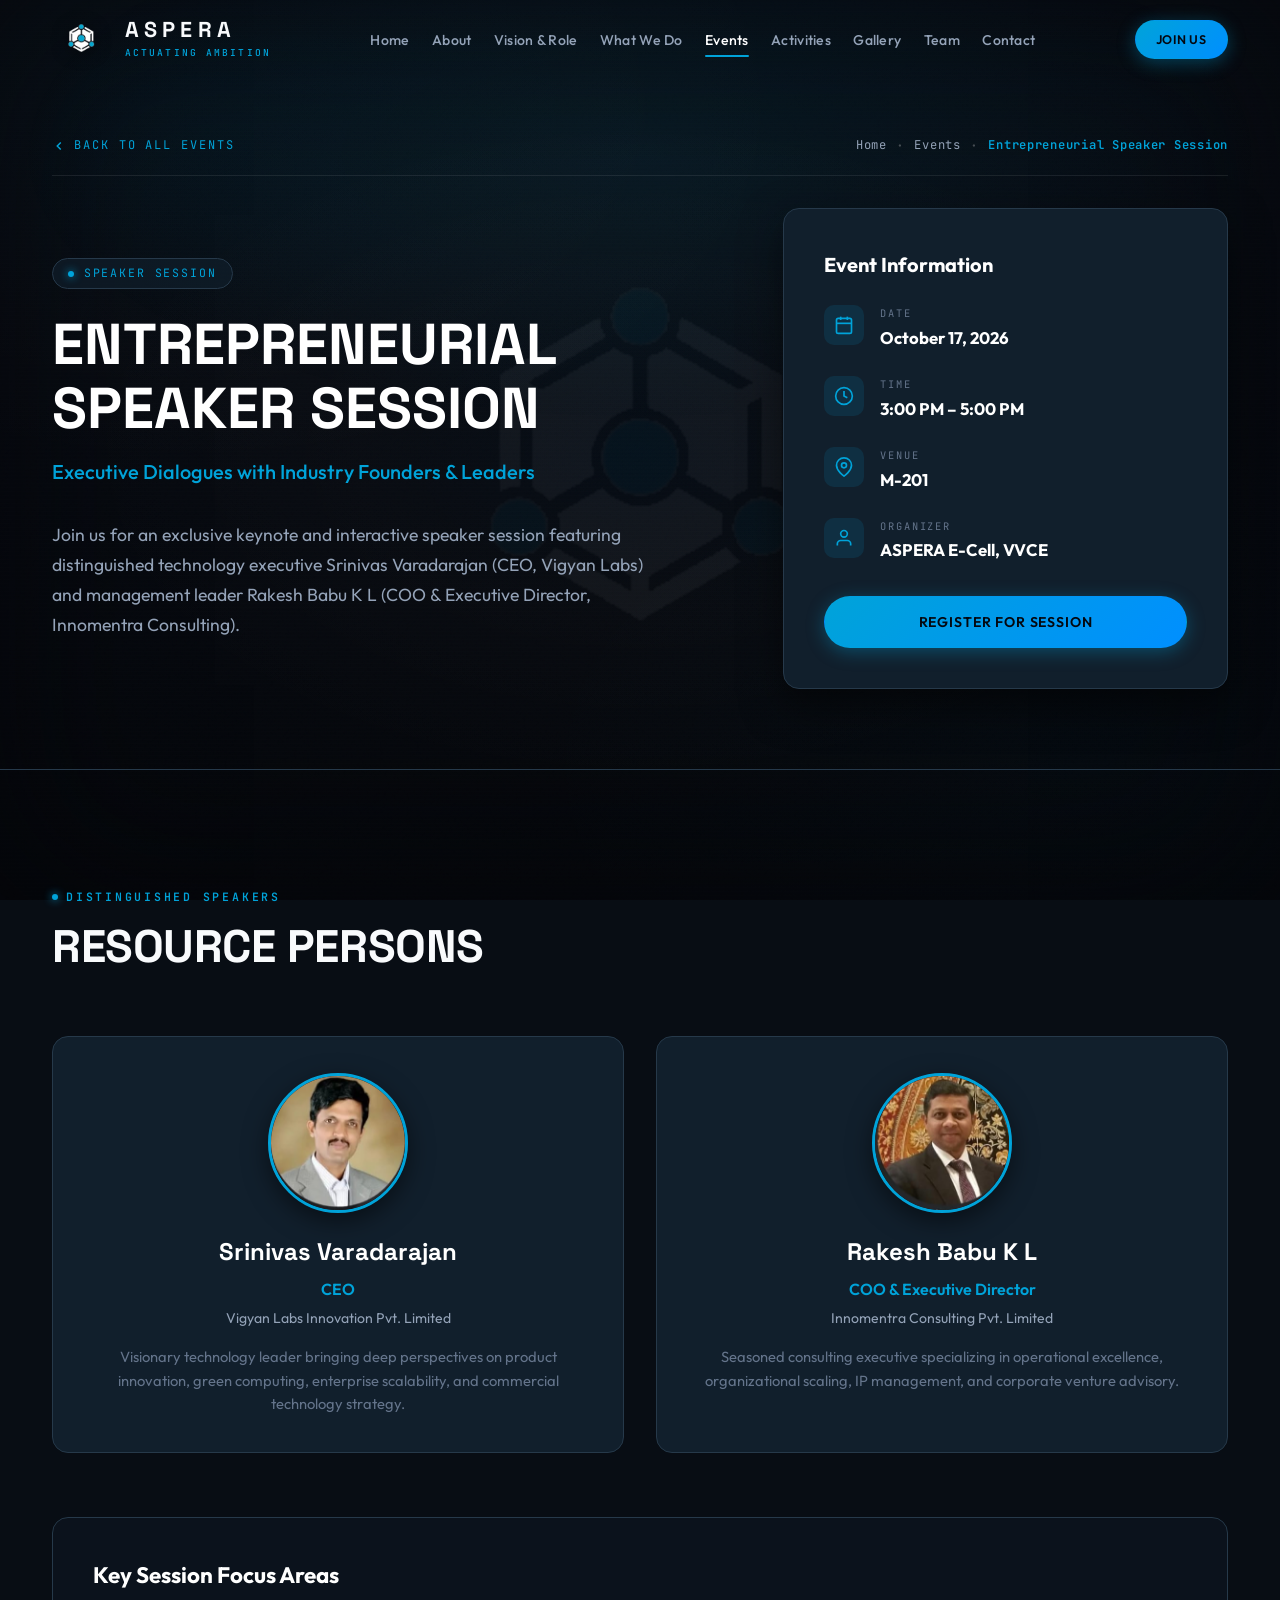
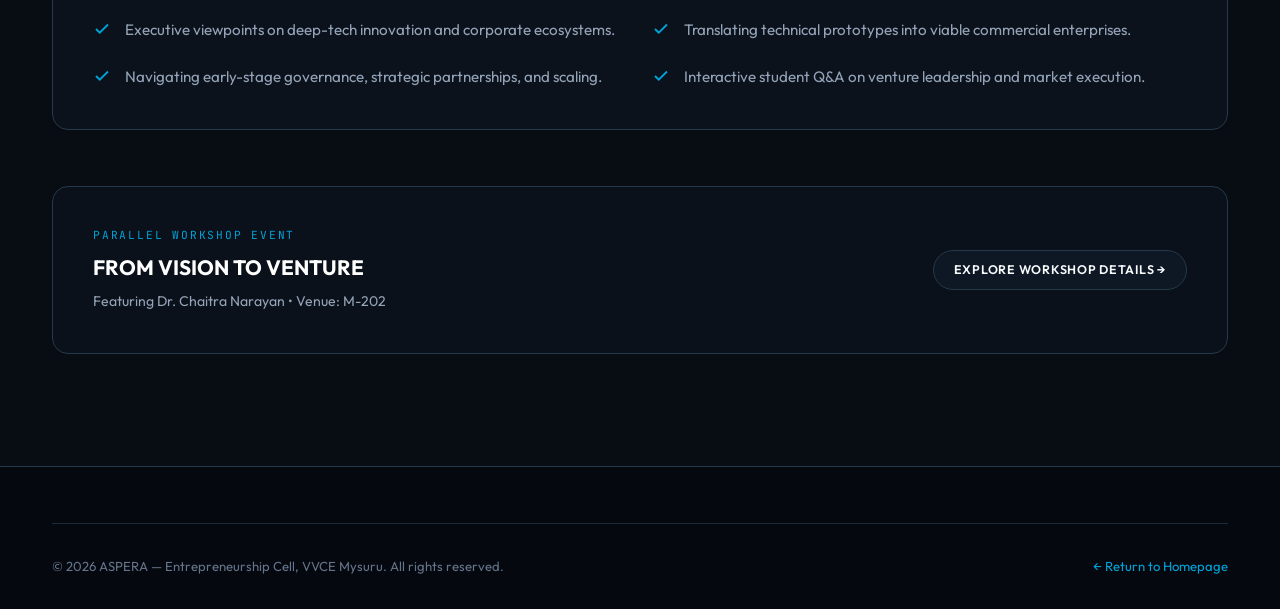
<file: event-speaker-session.html>
<!DOCTYPE html>
<html lang="en">
<head>
  <meta charset="UTF-8">
  <meta name="viewport" content="width=device-width, initial-scale=1.0">
  <title>ENTREPRENEURIAL SPEAKER SESSION | ASPERA VVCE</title>
  <meta name="description" content="Join Srinivas Varadarajan and Rakesh Babu K L for an exclusive Entrepreneurial Speaker Session hosted by ASPERA E-Cell at VVCE Mysuru.">

  <!-- Typography -->
  <link rel="preconnect" href="https://fonts.googleapis.com">
  <link rel="preconnect" href="https://fonts.gstatic.com" crossorigin>
  <link href="https://fonts.googleapis.com/css2?family=JetBrains+Mono:wght@400;500;600&family=Outfit:wght@300;400;500;600;700;800;900&family=Space+Grotesk:wght@500;700;800&display=swap" rel="stylesheet">

  <!-- Stylesheets -->
  <link rel="stylesheet" href="css/foundation.css?v=3">
  <link rel="stylesheet" href="css/background.css?v=3">
  <link rel="stylesheet" href="css/components.css?v=7">
</head>
<body>

  <!-- Background Engine -->
  <div class="bg-layer-system" id="bg-system" aria-hidden="true">
    <div class="bg-gradient-depth"></div>
    <div class="bg-grit-overlay"></div>
    <div class="bg-scanlines"></div>
    <div class="watermark-stage" id="watermark-stage">
      <div class="hologram-watermark-wrap" id="hologram-watermark">
        <img src="assets/aspera-watermark-symbol.png" alt="" class="holo-layer holo-base" draggable="false">
      </div>
    </div>
    <div class="bg-vignette"></div>
  </div>

  <!-- Header Navigation -->
  <header class="site-nav is-scrolled" id="site-nav">
    <div class="nav-wrapper">
      <a href="index.html" class="nav-brand-link" aria-label="ASPERA VVCE Home">
        <img src="assets/aspera-emblem.png" alt="ASPERA Emblem" class="nav-emblem">
        <div class="nav-brand-text">
          <div class="nav-brand-row">
            <span class="nav-brand-title">ASPERA</span>
          </div>
          <span class="nav-brand-tagline">ACTUATING AMBITION</span>
        </div>
      </a>

      <nav aria-label="Event Detail Navigation">
        <ul class="nav-menu" id="nav-menu">
          <li><a href="index.html#hero" class="nav-link">Home</a></li>
          <li><a href="index.html#about" class="nav-link">About</a></li>
          <li><a href="index.html#vision" class="nav-link">Vision &amp; Role</a></li>
          <li><a href="index.html#what-we-do" class="nav-link">What We Do</a></li>
          <li><a href="index.html#events" class="nav-link is-active">Events</a></li>
          <li><a href="index.html#activities" class="nav-link">Activities</a></li>
          <li><a href="index.html#gallery" class="nav-link">Gallery</a></li>
          <li><a href="index.html#team" class="nav-link">Team</a></li>
          <li><a href="index.html#contact" class="nav-link">Contact</a></li>
          <li class="nav-mobile-cta"><a href="index.html#contact" class="btn btn-primary btn-sm js-open-join-modal" style="width: 100%; justify-content: center;">Join Us</a></li>
        </ul>
      </nav>

      <div class="nav-actions">
        <a href="index.html#contact" class="btn btn-primary btn-sm js-open-join-modal">Join Us</a>
      </div>

      <button type="button" class="nav-mobile-toggle" id="nav-toggle" aria-label="Toggle navigation menu" aria-expanded="false" aria-controls="nav-menu">
        <span class="hamburger-line line-1"></span>
        <span class="hamburger-line line-2"></span>
        <span class="hamburger-line line-3"></span>
      </button>
    </div>
  </header>

  <!-- Main Content -->
  <main class="site-content">
    
    <!-- Event Hero -->
    <section class="event-page-hero">
      <div class="section-container">
        
        <nav class="event-breadcrumb-bar" aria-label="Breadcrumb">
          <a href="index.html#events" class="back-nav-link">
            <svg width="14" height="14" viewBox="0 0 24 24" fill="none" stroke="currentColor" stroke-width="2.5"><polyline points="15 18 9 12 15 6"></polyline></svg>
            <span>Back to All Events</span>
          </a>
          <ol class="breadcrumb-trail">
            <li><a href="index.html">Home</a></li>
            <li class="breadcrumb-separator" aria-hidden="true">&bull;</li>
            <li><a href="index.html#events">Events</a></li>
            <li class="breadcrumb-separator" aria-hidden="true">&bull;</li>
            <li class="breadcrumb-current" aria-current="page">Entrepreneurial Speaker Session</li>
          </ol>
        </nav>

        <div class="event-hero-grid">
          <div>
            <div class="hero-pill-badge">
              <span class="pulse-dot"></span>
              SPEAKER SESSION
            </div>
            <h1 class="event-hero-title">ENTREPRENEURIAL SPEAKER SESSION</h1>
            <div class="event-hero-subtitle">Executive Dialogues with Industry Founders & Leaders</div>
            <p style="font-size: 1.1rem; line-height: 1.7; color: var(--color-text-secondary); max-width: 620px;">
              Join us for an exclusive keynote and interactive speaker session featuring distinguished technology executive Srinivas Varadarajan (CEO, Vigyan Labs) and management leader Rakesh Babu K L (COO & Executive Director, Innomentra Consulting).
            </p>
          </div>

          <!-- Schedule & Venue Card -->
          <div class="event-details-card">
            <h2 style="font-family: var(--font-heading); font-size: 1.25rem; color: #ffffff; margin-bottom: 1.5rem;">Event Information</h2>
            
            <div class="event-details-grid">
              <div class="detail-item">
                <div class="detail-icon-box">
                  <svg width="20" height="20" viewBox="0 0 24 24" fill="none" stroke="currentColor" stroke-width="2"><rect x="3" y="4" width="18" height="18" rx="2" ry="2"></rect><line x1="16" y1="2" x2="16" y2="6"></line><line x1="8" y1="2" x2="8" y2="6"></line><line x1="3" y1="10" x2="21" y2="10"></line></svg>
                </div>
                <div>
                  <div class="detail-meta-label">Date</div>
                  <div class="detail-meta-val">October 17, 2026</div>
                </div>
              </div>

              <div class="detail-item">
                <div class="detail-icon-box">
                  <svg width="20" height="20" viewBox="0 0 24 24" fill="none" stroke="currentColor" stroke-width="2"><circle cx="12" cy="12" r="10"></circle><polyline points="12 6 12 12 16 14"></polyline></svg>
                </div>
                <div>
                  <div class="detail-meta-label">Time</div>
                  <div class="detail-meta-val">3:00 PM – 5:00 PM</div>
                </div>
              </div>

              <div class="detail-item">
                <div class="detail-icon-box">
                  <svg width="20" height="20" viewBox="0 0 24 24" fill="none" stroke="currentColor" stroke-width="2"><path d="M21 10c0 7-9 13-9 13s-9-6-9-13a9 9 0 0 1 18 0z"></path><circle cx="12" cy="10" r="3"></circle></svg>
                </div>
                <div>
                  <div class="detail-meta-label">Venue</div>
                  <div class="detail-meta-val">M-201</div>
                </div>
              </div>

              <div class="detail-item">
                <div class="detail-icon-box">
                  <svg width="20" height="20" viewBox="0 0 24 24" fill="none" stroke="currentColor" stroke-width="2"><path d="M20 21v-2a4 4 0 0 0-4-4H8a4 4 0 0 0-4 4v2"></path><circle cx="12" cy="7" r="4"></circle></svg>
                </div>
                <div>
                  <div class="detail-meta-label">Organizer</div>
                  <div class="detail-meta-val">ASPERA E-Cell, VVCE</div>
                </div>
              </div>
            </div>

            <a href="https://docs.google.com/forms/d/e/1FAIpQLSc3uWcfASsSQyvS_CR2IjwufmgjDMCIzFe2aNxgpMPsBMf_AQ/viewform" target="_blank" rel="noopener noreferrer" class="btn btn-primary" style="width: 100%; text-align: center; justify-content: center;" data-register-type="speaker" aria-label="Register for Entrepreneurial Speaker Session (opens in new tab)">
              <span>REGISTER FOR SESSION</span>
            </a>

          </div>

        </div>

      </div>
    </section>

    <!-- Resource Person Profiles -->
    <section class="content-section">
      <div class="section-container">
        
        <div class="section-eyebrow">DISTINGUISHED SPEAKERS</div>
        <h2 class="section-title">RESOURCE PERSONS</h2>

        <div class="speakers-duo-grid">
          
          <!-- Resource Person 01 -->
          <div class="speaker-duo-card">
            <img src="assets/speaker-srinivas-varadarajan.png" alt="Srinivas Varadarajan" class="speaker-duo-avatar">
            <h3 style="font-family: var(--font-display); font-size: 1.5rem; color: #ffffff; margin-bottom: 0.35rem;">Srinivas Varadarajan</h3>
            <div style="font-size: 1rem; color: var(--color-brand-cyan); font-weight: 600; margin-bottom: 0.25rem;">CEO</div>
            <div style="font-size: 0.88rem; color: var(--color-text-secondary); margin-bottom: 1rem;">Vigyan Labs Innovation Pvt. Limited</div>
            <p style="font-size: 0.92rem; line-height: 1.6; color: var(--color-text-muted);">
              Visionary technology leader bringing deep perspectives on product innovation, green computing, enterprise scalability, and commercial technology strategy.
            </p>
          </div>

          <!-- Resource Person 02 -->
          <div class="speaker-duo-card">
            <img src="assets/speaker-rakesh-babu.png" alt="Rakesh Babu K L" class="speaker-duo-avatar">
            <h3 style="font-family: var(--font-display); font-size: 1.5rem; color: #ffffff; margin-bottom: 0.35rem;">Rakesh Babu K L</h3>
            <div style="font-size: 1rem; color: var(--color-brand-cyan); font-weight: 600; margin-bottom: 0.25rem;">COO & Executive Director</div>
            <div style="font-size: 0.88rem; color: var(--color-text-secondary); margin-bottom: 1rem;">Innomentra Consulting Pvt. Limited</div>
            <p style="font-size: 0.92rem; line-height: 1.6; color: var(--color-text-muted);">
              Seasoned consulting executive specializing in operational excellence, organizational scaling, IP management, and corporate venture advisory.
            </p>
          </div>

        </div>

        <!-- Key Information & Highlights -->
        <div class="takeaways-card">
          <h3 style="font-family: var(--font-heading); font-size: 1.4rem; color: #ffffff; margin-bottom: 1.5rem;">Key Session Focus Areas</h3>
          <ul class="takeaway-list">
            <li class="takeaway-item">
              <svg class="takeaway-check" width="18" height="18" viewBox="0 0 24 24" fill="none" stroke="currentColor" stroke-width="2.5"><polyline points="20 6 9 17 4 12"></polyline></svg>
              <span class="takeaway-text">Executive viewpoints on deep-tech innovation and corporate ecosystems.</span>
            </li>
            <li class="takeaway-item">
              <svg class="takeaway-check" width="18" height="18" viewBox="0 0 24 24" fill="none" stroke="currentColor" stroke-width="2.5"><polyline points="20 6 9 17 4 12"></polyline></svg>
              <span class="takeaway-text">Translating technical prototypes into viable commercial enterprises.</span>
            </li>
            <li class="takeaway-item">
              <svg class="takeaway-check" width="18" height="18" viewBox="0 0 24 24" fill="none" stroke="currentColor" stroke-width="2.5"><polyline points="20 6 9 17 4 12"></polyline></svg>
              <span class="takeaway-text">Navigating early-stage governance, strategic partnerships, and scaling.</span>
            </li>
            <li class="takeaway-item">
              <svg class="takeaway-check" width="18" height="18" viewBox="0 0 24 24" fill="none" stroke="currentColor" stroke-width="2.5"><polyline points="20 6 9 17 4 12"></polyline></svg>
              <span class="takeaway-text">Interactive student Q&A on venture leadership and market execution.</span>
            </li>
          </ul>
        </div>

        <!-- Related Event Box -->
        <div style="background: rgba(16, 25, 35, 0.4); border: 1px solid var(--color-border); border-radius: var(--radius-lg); padding: 2.5rem; display: flex; align-items: center; justify-content: space-between; flex-wrap: wrap; gap: 1.5rem;">
          <div>
            <div style="font-family: var(--font-mono); font-size: 0.7rem; color: var(--color-brand-cyan); letter-spacing: 0.16em; text-transform: uppercase; margin-bottom: 0.4rem;">PARALLEL WORKSHOP EVENT</div>
            <h4 style="font-family: var(--font-heading); font-size: 1.3rem; color: #ffffff; margin-bottom: 0.35rem;">FROM VISION TO VENTURE</h4>
            <div style="font-size: 0.88rem; color: var(--color-text-secondary);">Featuring Dr. Chaitra Narayan &bull; Venue: M-202</div>
          </div>
          <a href="event-workshop.html" class="btn btn-secondary btn-sm">Explore Workshop Details &rarr;</a>
        </div>

      </div>
    </section>

  </main>

  <!-- Footer -->
  <footer class="site-footer">
    <div class="section-container">
      <div class="footer-bottom-bar">
        <div>
          &copy; 2026 ASPERA — Entrepreneurship Cell, VVCE Mysuru. All rights reserved.
        </div>
        <div>
          <a href="index.html" style="color: var(--color-brand-cyan); text-decoration: none;">&larr; Return to Homepage</a>
        </div>
      </div>
    </div>
  </footer>

  <!-- Community Membership Modal -->
  <div class="lightbox-modal" id="community-join-modal" role="dialog" aria-modal="true" aria-label="Join ASPERA Community">
    <div class="lightbox-dialog" style="max-width: 560px; padding: 2.5rem;">
      <button type="button" class="lightbox-close-btn" id="join-modal-close" aria-label="Close dialog">&times;</button>
      <div class="section-eyebrow">GET INVOLVED</div>
      <h3 style="font-family: var(--font-display); font-size: 1.6rem; color: #ffffff; margin-bottom: 0.85rem;">Join ASPERA E-Cell</h3>
      <p style="font-size: 0.95rem; color: var(--color-text-secondary); line-height: 1.6; margin-bottom: 1.5rem;">
        ASPERA welcomes passionate student innovators, aspiring founders, organizers, and creators from all departments at Vidyavardhaka College of Engineering.
      </p>
      <div style="background: rgba(16, 25, 35, 0.7); border: 1px solid var(--color-border); border-radius: 8px; padding: 1.25rem; margin-bottom: 1.5rem;">
        <div style="font-family: var(--font-mono); font-size: 0.72rem; color: var(--color-brand-cyan); margin-bottom: 0.4rem; text-transform: uppercase;">Next Onboarding Window</div>
        <div style="font-size: 0.95rem; color: #ffffff; font-weight: 600;">Annual Membership Drive & Cohort Orientation</div>
        <div style="font-size: 0.82rem; color: var(--color-text-muted); margin-top: 0.25rem;">Watch our official social handles for registration announcements.</div>
      </div>
      <div style="display: flex; gap: 1rem; flex-wrap: wrap;">
        <a href="https://www.instagram.com/vvce_aspera/" target="_blank" rel="noopener noreferrer" class="btn btn-primary btn-sm">Follow on Instagram</a>
        <a href="https://www.linkedin.com/company/e-cell-aspera-vvce/" target="_blank" rel="noopener noreferrer" class="btn btn-secondary btn-sm">Connect on LinkedIn</a>
      </div>
    </div>
  </div>

  <script src="js/config.js?v=3"></script>
  <script src="js/background.js?v=3"></script>
  <script src="js/main.js?v=4"></script>

</body>
</html>
</file>
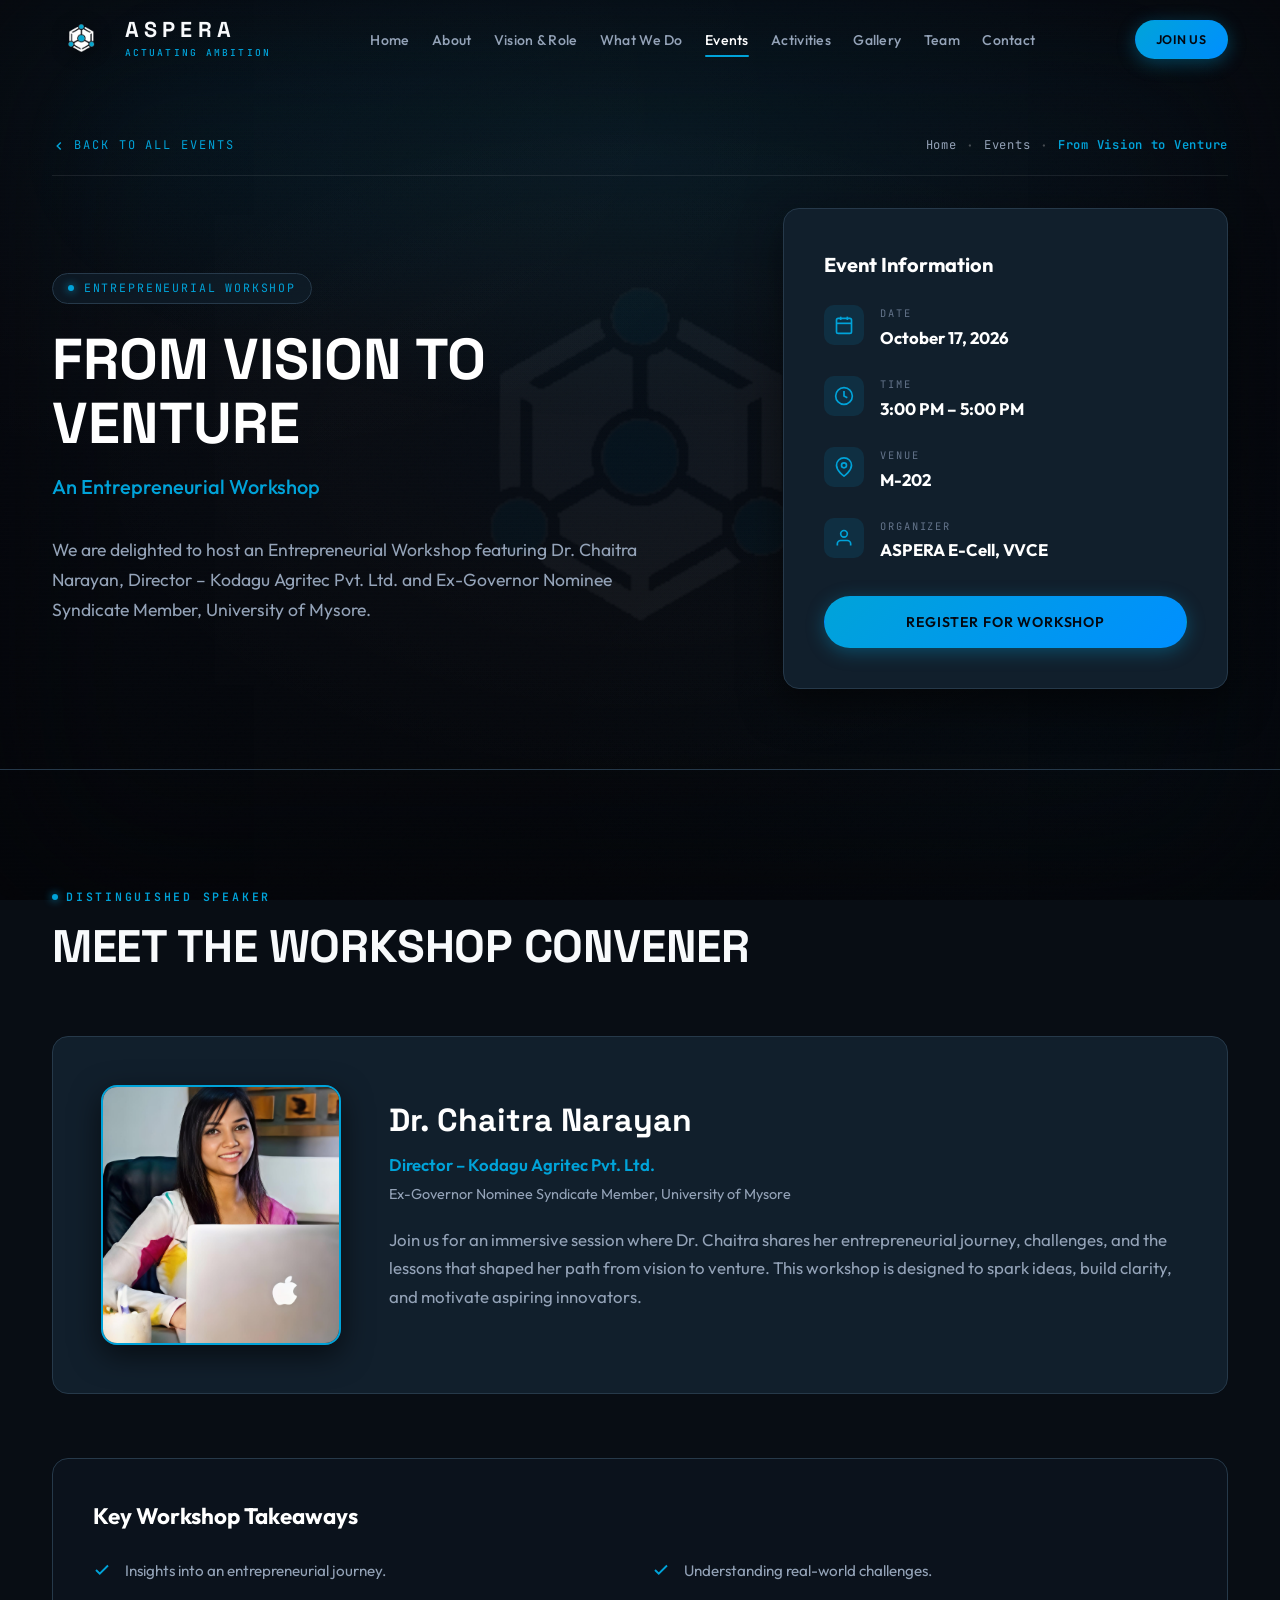
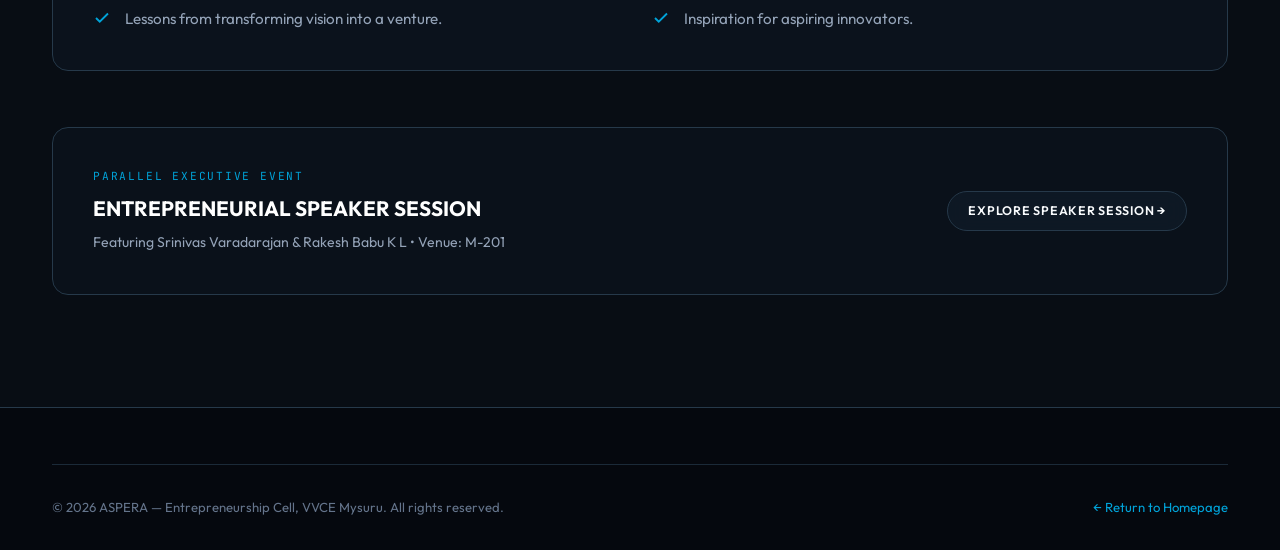
<file: event-workshop.html>
<!DOCTYPE html>
<html lang="en">
<head>
  <meta charset="UTF-8">
  <meta name="viewport" content="width=device-width, initial-scale=1.0">
  <title>FROM VISION TO VENTURE — Workshop | ASPERA VVCE</title>
  <meta name="description" content="Join Dr. Chaitra Narayan for an immersive entrepreneurial workshop exploring the journey from vision to venture at ASPERA Entrepreneurship Cell, VVCE Mysuru.">

  <!-- Typography -->
  <link rel="preconnect" href="https://fonts.googleapis.com">
  <link rel="preconnect" href="https://fonts.gstatic.com" crossorigin>
  <link href="https://fonts.googleapis.com/css2?family=JetBrains+Mono:wght@400;500;600&family=Outfit:wght@300;400;500;600;700;800;900&family=Space+Grotesk:wght@500;700;800&display=swap" rel="stylesheet">

  <!-- Stylesheets -->
  <link rel="stylesheet" href="css/foundation.css?v=3">
  <link rel="stylesheet" href="css/background.css?v=3">
  <link rel="stylesheet" href="css/components.css?v=7">
</head>
<body>

  <!-- Background Engine -->
  <div class="bg-layer-system" id="bg-system" aria-hidden="true">
    <div class="bg-gradient-depth"></div>
    <div class="bg-grit-overlay"></div>
    <div class="bg-scanlines"></div>
    <div class="watermark-stage" id="watermark-stage">
      <div class="hologram-watermark-wrap" id="hologram-watermark">
        <img src="assets/aspera-watermark-symbol.png" alt="" class="holo-layer holo-base" draggable="false">
      </div>
    </div>
    <div class="bg-vignette"></div>
  </div>

  <!-- Header Navigation -->
  <header class="site-nav is-scrolled" id="site-nav">
    <div class="nav-wrapper">
      <a href="index.html" class="nav-brand-link" aria-label="ASPERA VVCE Home">
        <img src="assets/aspera-emblem.png" alt="ASPERA Emblem" class="nav-emblem">
        <div class="nav-brand-text">
          <div class="nav-brand-row">
            <span class="nav-brand-title">ASPERA</span>
          </div>
          <span class="nav-brand-tagline">ACTUATING AMBITION</span>
        </div>
      </a>

      <nav aria-label="Event Detail Navigation">
        <ul class="nav-menu" id="nav-menu">
          <li><a href="index.html#hero" class="nav-link">Home</a></li>
          <li><a href="index.html#about" class="nav-link">About</a></li>
          <li><a href="index.html#vision" class="nav-link">Vision &amp; Role</a></li>
          <li><a href="index.html#what-we-do" class="nav-link">What We Do</a></li>
          <li><a href="index.html#events" class="nav-link is-active">Events</a></li>
          <li><a href="index.html#activities" class="nav-link">Activities</a></li>
          <li><a href="index.html#gallery" class="nav-link">Gallery</a></li>
          <li><a href="index.html#team" class="nav-link">Team</a></li>
          <li><a href="index.html#contact" class="nav-link">Contact</a></li>
          <li class="nav-mobile-cta"><a href="index.html#contact" class="btn btn-primary btn-sm js-open-join-modal" style="width: 100%; justify-content: center;">Join Us</a></li>
        </ul>
      </nav>

      <div class="nav-actions">
        <a href="index.html#contact" class="btn btn-primary btn-sm js-open-join-modal">Join Us</a>
      </div>

      <button type="button" class="nav-mobile-toggle" id="nav-toggle" aria-label="Toggle navigation menu" aria-expanded="false" aria-controls="nav-menu">
        <span class="hamburger-line line-1"></span>
        <span class="hamburger-line line-2"></span>
        <span class="hamburger-line line-3"></span>
      </button>
    </div>
  </header>

  <!-- Main Content -->
  <main class="site-content">
    
    <!-- Event Hero -->
    <section class="event-page-hero">
      <div class="section-container">
        
        <nav class="event-breadcrumb-bar" aria-label="Breadcrumb">
          <a href="index.html#events" class="back-nav-link">
            <svg width="14" height="14" viewBox="0 0 24 24" fill="none" stroke="currentColor" stroke-width="2.5"><polyline points="15 18 9 12 15 6"></polyline></svg>
            <span>Back to All Events</span>
          </a>
          <ol class="breadcrumb-trail">
            <li><a href="index.html">Home</a></li>
            <li class="breadcrumb-separator" aria-hidden="true">&bull;</li>
            <li><a href="index.html#events">Events</a></li>
            <li class="breadcrumb-separator" aria-hidden="true">&bull;</li>
            <li class="breadcrumb-current" aria-current="page">From Vision to Venture</li>
          </ol>
        </nav>

        <div class="event-hero-grid">
          <div>
            <div class="hero-pill-badge">
              <span class="pulse-dot"></span>
              ENTREPRENEURIAL WORKSHOP
            </div>
            <h1 class="event-hero-title">FROM VISION TO VENTURE</h1>
            <div class="event-hero-subtitle">An Entrepreneurial Workshop</div>
            <p style="font-size: 1.1rem; line-height: 1.7; color: var(--color-text-secondary); max-width: 620px;">
              We are delighted to host an Entrepreneurial Workshop featuring Dr. Chaitra Narayan, Director – Kodagu Agritec Pvt. Ltd. and Ex-Governor Nominee Syndicate Member, University of Mysore.
            </p>
          </div>

          <!-- Schedule & Venue Card -->
          <div class="event-details-card">
            <h2 style="font-family: var(--font-heading); font-size: 1.25rem; color: #ffffff; margin-bottom: 1.5rem;">Event Information</h2>
            
            <div class="event-details-grid">
              <div class="detail-item">
                <div class="detail-icon-box">
                  <svg width="20" height="20" viewBox="0 0 24 24" fill="none" stroke="currentColor" stroke-width="2"><rect x="3" y="4" width="18" height="18" rx="2" ry="2"></rect><line x1="16" y1="2" x2="16" y2="6"></line><line x1="8" y1="2" x2="8" y2="6"></line><line x1="3" y1="10" x2="21" y2="10"></line></svg>
                </div>
                <div>
                  <div class="detail-meta-label">Date</div>
                  <div class="detail-meta-val">October 17, 2026</div>
                </div>
              </div>

              <div class="detail-item">
                <div class="detail-icon-box">
                  <svg width="20" height="20" viewBox="0 0 24 24" fill="none" stroke="currentColor" stroke-width="2"><circle cx="12" cy="12" r="10"></circle><polyline points="12 6 12 12 16 14"></polyline></svg>
                </div>
                <div>
                  <div class="detail-meta-label">Time</div>
                  <div class="detail-meta-val">3:00 PM – 5:00 PM</div>
                </div>
              </div>

              <div class="detail-item">
                <div class="detail-icon-box">
                  <svg width="20" height="20" viewBox="0 0 24 24" fill="none" stroke="currentColor" stroke-width="2"><path d="M21 10c0 7-9 13-9 13s-9-6-9-13a9 9 0 0 1 18 0z"></path><circle cx="12" cy="10" r="3"></circle></svg>
                </div>
                <div>
                  <div class="detail-meta-label">Venue</div>
                  <div class="detail-meta-val">M-202</div>
                </div>
              </div>

              <div class="detail-item">
                <div class="detail-icon-box">
                  <svg width="20" height="20" viewBox="0 0 24 24" fill="none" stroke="currentColor" stroke-width="2"><path d="M20 21v-2a4 4 0 0 0-4-4H8a4 4 0 0 0-4 4v2"></path><circle cx="12" cy="7" r="4"></circle></svg>
                </div>
                <div>
                  <div class="detail-meta-label">Organizer</div>
                  <div class="detail-meta-val">ASPERA E-Cell, VVCE</div>
                </div>
              </div>
            </div>

            <a href="https://docs.google.com/forms/d/e/1FAIpQLSeuhJs3Wya7fmkT7D5_X503ui9UicSacB78Zdxkwjfg9s4CqA/viewform" target="_blank" rel="noopener noreferrer" class="btn btn-primary" style="width: 100%; text-align: center; justify-content: center;" data-register-type="workshop" aria-label="Register for From Vision to Venture workshop (opens in new tab)">
              <span>REGISTER FOR WORKSHOP</span>
            </a>

          </div>

        </div>

      </div>
    </section>

    <!-- Speaker Profile & Workshop Description -->
    <section class="content-section">
      <div class="section-container">
        
        <div class="section-eyebrow">DISTINGUISHED SPEAKER</div>
        <h2 class="section-title">MEET THE WORKSHOP CONVENER</h2>

        <div class="speaker-showcase-box">
          <img src="Dr. Chaitra Naraya.jpeg" alt="Dr. Chaitra Narayan" class="speaker-big-photo">
          <div>
            <h3 class="speaker-profile-name">Dr. Chaitra Narayan</h3>
            <div class="speaker-profile-desig">Director – Kodagu Agritec Pvt. Ltd.</div>
            <div class="speaker-profile-subdesig">Ex-Governor Nominee Syndicate Member, University of Mysore</div>
            <p style="font-size: 1.05rem; line-height: 1.7; color: var(--color-text-secondary); margin-bottom: 1.5rem;">
              Join us for an immersive session where Dr. Chaitra shares her entrepreneurial journey, challenges, and the lessons that shaped her path from vision to venture. This workshop is designed to spark ideas, build clarity, and motivate aspiring innovators.
            </p>
          </div>
        </div>

        <!-- Key Takeaways -->
        <div class="takeaways-card">
          <h3 style="font-family: var(--font-heading); font-size: 1.4rem; color: #ffffff; margin-bottom: 1.5rem;">Key Workshop Takeaways</h3>
          <ul class="takeaway-list">
            <li class="takeaway-item">
              <svg class="takeaway-check" width="18" height="18" viewBox="0 0 24 24" fill="none" stroke="currentColor" stroke-width="2.5"><polyline points="20 6 9 17 4 12"></polyline></svg>
              <span class="takeaway-text">Insights into an entrepreneurial journey.</span>
            </li>
            <li class="takeaway-item">
              <svg class="takeaway-check" width="18" height="18" viewBox="0 0 24 24" fill="none" stroke="currentColor" stroke-width="2.5"><polyline points="20 6 9 17 4 12"></polyline></svg>
              <span class="takeaway-text">Understanding real-world challenges.</span>
            </li>
            <li class="takeaway-item">
              <svg class="takeaway-check" width="18" height="18" viewBox="0 0 24 24" fill="none" stroke="currentColor" stroke-width="2.5"><polyline points="20 6 9 17 4 12"></polyline></svg>
              <span class="takeaway-text">Lessons from transforming vision into a venture.</span>
            </li>
            <li class="takeaway-item">
              <svg class="takeaway-check" width="18" height="18" viewBox="0 0 24 24" fill="none" stroke="currentColor" stroke-width="2.5"><polyline points="20 6 9 17 4 12"></polyline></svg>
              <span class="takeaway-text">Inspiration for aspiring innovators.</span>
            </li>
          </ul>
        </div>

        <!-- Related Event Box -->
        <div style="background: rgba(16, 25, 35, 0.4); border: 1px solid var(--color-border); border-radius: var(--radius-lg); padding: 2.5rem; display: flex; align-items: center; justify-content: space-between; flex-wrap: wrap; gap: 1.5rem;">
          <div>
            <div style="font-family: var(--font-mono); font-size: 0.7rem; color: var(--color-brand-cyan); letter-spacing: 0.16em; text-transform: uppercase; margin-bottom: 0.4rem;">PARALLEL EXECUTIVE EVENT</div>
            <h4 style="font-family: var(--font-heading); font-size: 1.3rem; color: #ffffff; margin-bottom: 0.35rem;">ENTREPRENEURIAL SPEAKER SESSION</h4>
            <div style="font-size: 0.88rem; color: var(--color-text-secondary);">Featuring Srinivas Varadarajan &amp; Rakesh Babu K L &bull; Venue: M-201</div>
          </div>
          <a href="event-speaker-session.html" class="btn btn-secondary btn-sm">Explore Speaker Session &rarr;</a>
        </div>

      </div>
    </section>

  </main>

  <!-- Footer -->
  <footer class="site-footer">
    <div class="section-container">
      <div class="footer-bottom-bar">
        <div>
          &copy; 2026 ASPERA — Entrepreneurship Cell, VVCE Mysuru. All rights reserved.
        </div>
        <div>
          <a href="index.html" style="color: var(--color-brand-cyan); text-decoration: none;">&larr; Return to Homepage</a>
        </div>
      </div>
    </div>
  </footer>

  <!-- Community Membership Modal -->
  <div class="lightbox-modal" id="community-join-modal" role="dialog" aria-modal="true" aria-label="Join ASPERA Community">
    <div class="lightbox-dialog" style="max-width: 560px; padding: 2.5rem;">
      <button type="button" class="lightbox-close-btn" id="join-modal-close" aria-label="Close dialog">&times;</button>
      <div class="section-eyebrow">GET INVOLVED</div>
      <h3 style="font-family: var(--font-display); font-size: 1.6rem; color: #ffffff; margin-bottom: 0.85rem;">Join ASPERA E-Cell</h3>
      <p style="font-size: 0.95rem; color: var(--color-text-secondary); line-height: 1.6; margin-bottom: 1.5rem;">
        ASPERA welcomes passionate student innovators, aspiring founders, organizers, and creators from all departments at Vidyavardhaka College of Engineering.
      </p>
      <div style="background: rgba(16, 25, 35, 0.7); border: 1px solid var(--color-border); border-radius: 8px; padding: 1.25rem; margin-bottom: 1.5rem;">
        <div style="font-family: var(--font-mono); font-size: 0.72rem; color: var(--color-brand-cyan); margin-bottom: 0.4rem; text-transform: uppercase;">Next Onboarding Window</div>
        <div style="font-size: 0.95rem; color: #ffffff; font-weight: 600;">Annual Membership Drive & Cohort Orientation</div>
        <div style="font-size: 0.82rem; color: var(--color-text-muted); margin-top: 0.25rem;">Watch our official social handles for registration announcements.</div>
      </div>
      <div style="display: flex; gap: 1rem; flex-wrap: wrap;">
        <a href="https://www.instagram.com/vvce_aspera/" target="_blank" rel="noopener noreferrer" class="btn btn-primary btn-sm">Follow on Instagram</a>
        <a href="https://www.linkedin.com/company/e-cell-aspera-vvce/" target="_blank" rel="noopener noreferrer" class="btn btn-secondary btn-sm">Connect on LinkedIn</a>
      </div>
    </div>
  </div>

  <script src="js/config.js?v=3"></script>
  <script src="js/background.js?v=3"></script>
  <script src="js/main.js?v=4"></script>

</body>
</html>
</file>
<file: css/background.css>
/**
 * ASPERA — Entrepreneurship Cell | VVCE Mysuru
 * Background & Refined Holographic Watermark Visual Engine Stylesheet
 * 
 * Theme: Dark Navy & Charcoal Base (#080D14) with Subtle Graphite/Cyan Lighting
 * Watermark: Hexagonal ASPERA Symbol at Low Opacity with Restrained Glitch & RGB Separation
 */

/* ==========================================================================
   1. FIXED BACKGROUND CONTAINER
   ========================================================================== */
.bg-layer-system {
  position: fixed;
  inset: 0;
  width: 100vw;
  height: 100vh;
  overflow: hidden;
  pointer-events: none !important;
  user-select: none;
  z-index: 0;
  background-color: var(--color-bg-primary);
}

/* Deep Charcoal & Navy (#080D14) with subtle graphite-grey gradients & soft lighting */
.bg-gradient-depth {
  position: absolute;
  inset: 0;
  background: 
    /* Top-left soft ambient graphite illumination */
    radial-gradient(ellipse 70% 60% at 15% 12%, rgba(0, 163, 217, 0.035) 0%, rgba(255, 255, 255, 0.008) 45%, transparent 70%),
    /* Center subtle cool graphite bloom */
    radial-gradient(ellipse 65% 55% at 50% 50%, rgba(0, 143, 255, 0.025) 0%, rgba(255, 255, 255, 0.01) 35%, transparent 70%),
    /* Bottom-right soft graphite wash */
    radial-gradient(ellipse 70% 60% at 85% 85%, rgba(0, 163, 217, 0.02) 0%, transparent 65%),
    /* Primary deep background base */
    linear-gradient(180deg, #080D14 0%, #06090F 55%, #04060A 100%);
}

/* ==========================================================================
   2. TACTILE GRIT, FINE SCANLINES & VIGNETTE
   ========================================================================== */
/* Very subtle procedural film grain for depth */
.bg-grit-overlay {
  position: absolute;
  inset: 0;
  opacity: var(--texture-grit-opacity);
  background-image: url("data:image/svg+xml,%3Csvg viewBox='0 0 320 320' xmlns='http://www.w3.org/2000/svg'%3E%3Cfilter id='noiseFilter'%3E%3CfeTurbulence type='fractalNoise' baseFrequency='0.85' numOctaves='3' stitchTiles='stitch'/%3E%3CfeColorMatrix type='matrix' values='1 0 0 0 0  0 1 0 0 0  0 0 1 0 0  0 0 0 0.95 0'/%3E%3C/filter%3E%3Crect width='100%25' height='100%25' filter='url(%23noiseFilter)'/%3E%3C/svg%3E");
  background-repeat: repeat;
  mix-blend-mode: overlay;
  pointer-events: none;
}

/* Fine horizontal scanlines (subtle and much less prominent) */
.bg-scanlines {
  position: absolute;
  inset: 0;
  background: repeating-linear-gradient(
    to bottom,
    transparent 0px,
    transparent 3px,
    rgba(255, 255, 255, 0.006) 3px,
    rgba(255, 255, 255, 0.006) 4px
  );
  pointer-events: none;
  opacity: 0.55;
}

/* Soft dark vignette framing */
.bg-vignette {
  position: absolute;
  inset: 0;
  box-shadow: inset 0 0 180px rgba(4, 6, 10, 0.75);
  pointer-events: none;
}

/* ==========================================================================
   3. ARCHITECTURAL PERIMETER ACCENTS
   ========================================================================== */
.bg-crosshair {
  position: absolute;
  width: 12px;
  height: 12px;
  pointer-events: none;
  opacity: 0.25;
}

.bg-crosshair::before,
.bg-crosshair::after {
  content: '';
  position: absolute;
  background-color: rgba(248, 250, 252, 0.3);
}

.bg-crosshair::before {
  top: 50%;
  left: 0;
  width: 100%;
  height: 1px;
  transform: translateY(-50%);
}

.bg-crosshair::after {
  top: 0;
  left: 50%;
  width: 1px;
  height: 100%;
  transform: translateX(-50%);
}

.crosshair-pos-1 {
  top: 48%;
  right: 15%;
}

.crosshair-pos-2 {
  bottom: 27%;
  left: 4%;
}

.bg-vertical-text {
  position: absolute;
  font-family: var(--font-mono);
  font-size: 0.62rem;
  letter-spacing: 0.28em;
  color: var(--color-text-faint);
  text-transform: uppercase;
  pointer-events: none;
  white-space: nowrap;
}

.vertical-left {
  left: 2.25rem;
  top: 52%;
  transform: translateY(-50%) rotate(-90deg);
  transform-origin: center center;
}

.vertical-right {
  right: 2.25rem;
  top: 52%;
  transform: translateY(-50%) rotate(90deg);
  transform-origin: center center;
}

/* ==========================================================================
   4. CENTRAL WATERMARK: HEXAGONAL ASPERA SYMBOL
   ========================================================================== */
.watermark-stage {
  position: absolute;
  top: 50%;
  left: 50%;
  transform: translate(-50%, -49%);
  width: clamp(220px, 28vw, 380px);
  max-width: 90vw;
  max-height: 52vh;
  aspect-ratio: 156 / 169;
  display: flex;
  align-items: center;
  justify-content: center;
  pointer-events: none;
  z-index: 1;
  transition: transform 0.6s var(--ease-smooth);
}

.hologram-watermark-wrap {
  position: relative;
  width: 100%;
  height: 100%;
  display: flex;
  align-items: center;
  justify-content: center;
}

.holo-layer {
  position: absolute;
  inset: 0;
  width: 100%;
  height: 100%;
  object-fit: contain;
  pointer-events: none;
  user-select: none;
  image-rendering: -webkit-optimize-contrast;
  image-rendering: crisp-edges;
}

.holo-base {
  opacity: var(--watermark-opacity);
  filter: none;
  transition: opacity 0.2s ease, transform 0.2s ease;
  will-change: transform, opacity;
}

.holo-slice-1,
.holo-slice-2 {
  opacity: 0;
  will-change: transform, opacity, clip-path;
}

.holo-fringe {
  opacity: 0;
  filter: 
    drop-shadow(-3px 0 0 var(--color-glitch-cyan))
    drop-shadow(3px 0 0 var(--color-glitch-white));
  will-change: transform, opacity;
}

.holo-scanline-bar {
  position: absolute;
  left: 5%;
  right: 5%;
  height: 1px;
  background: linear-gradient(
    90deg, 
    transparent 0%, 
    rgba(255, 255, 255, 0.25) 25%, 
    rgba(0, 163, 217, 0.45) 50%, 
    rgba(255, 255, 255, 0.25) 75%, 
    transparent 100%
  );
  opacity: 0;
  pointer-events: none;
}

/* Glitch Trigger States */
.hologram-watermark-wrap.is-glitching .holo-slice-1 {
  animation: burst-slice1 0.18s steps(1) forwards !important;
}

.hologram-watermark-wrap.is-glitching .holo-slice-2 {
  animation: burst-slice2 0.18s steps(1) forwards !important;
}

.hologram-watermark-wrap.is-glitching .holo-fringe {
  animation: burst-fringe 0.18s steps(1) forwards !important;
}

.hologram-watermark-wrap.is-glitching .holo-base {
  animation: burst-base 0.18s ease-out forwards !important;
}

.hologram-watermark-wrap.is-glitching .holo-scanline-bar {
  animation: burst-scan 0.18s linear forwards !important;
}

/* Keyframes */
@keyframes burst-slice1 {
  0% { opacity: 0; transform: translate(0, 0); }
  25% { opacity: 0.15; transform: translate(-4px, 0); clip-path: polygon(0 20%, 100% 20%, 100% 44%, 0 44%); }
  60% { opacity: 0.12; transform: translate(3px, 0); clip-path: polygon(0 56%, 100% 56%, 100% 78%, 0 78%); }
  100% { opacity: 0; transform: translate(0, 0); }
}

@keyframes burst-slice2 {
  0% { opacity: 0; transform: translate(0, 0); }
  35% { opacity: 0.14; transform: translate(4px, 0); clip-path: polygon(0 40%, 100% 40%, 100% 64%, 0 64%); }
  70% { opacity: 0.10; transform: translate(-3px, 0); clip-path: polygon(0 10%, 100% 10%, 100% 28%, 0 28%); }
  100% { opacity: 0; transform: translate(0, 0); }
}

@keyframes burst-fringe {
  0% { opacity: 0; transform: translate(0, 0); }
  30% { opacity: 0.16; transform: translate(-2.5px, 0); }
  65% { opacity: 0.14; transform: translate(2px, 0); }
  100% { opacity: 0; transform: translate(0, 0); }
}

@keyframes burst-base {
  0% { transform: translate(0, 0); opacity: var(--watermark-opacity); }
  25% { transform: translate(-2px, 0); opacity: 0.13; }
  60% { transform: translate(2px, 0); opacity: 0.08; }
  100% { transform: translate(0, 0); opacity: var(--watermark-opacity); }
}

@keyframes burst-scan {
  0% { top: 18%; opacity: 0; }
  35% { top: 48%; opacity: 0.22; }
  70% { top: 78%; opacity: 0.15; }
  100% { top: 96%; opacity: 0; }
}

@media (prefers-reduced-motion: reduce) {
  .watermark-stage,
  .hologram-watermark-wrap,
  .holo-layer,
  .holo-scanline-bar {
    animation: none !important;
    transform: none !important;
    transition: none !important;
  }
  
  .holo-slice-1,
  .holo-slice-2,
  .holo-fringe,
  .holo-scanline-bar {
    display: none !important;
  }
  
  .holo-base {
    opacity: var(--watermark-opacity) !important;
    transform: none !important;
  }
}

@media (max-width: 900px) {
  .vertical-left,
  .vertical-right,
  .crosshair-pos-1,
  .crosshair-pos-2 {
    display: none;
  }

  .watermark-stage {
    width: clamp(180px, 46vw, 280px);
    transform: translate(-50%, -49%);
  }
}
</file>
<file: css/components.css>
/**
 * ASPERA — Entrepreneurship Cell | VVCE Mysuru
 * Comprehensive UI Components Stylesheet
 * Responsive layout, navigation, cards, typography, interactive states
 */

/* ==========================================================================
   1. GLOBAL CONTAINER & SECTION ARCHITECTURE
   ========================================================================== */
.site-content {
  position: relative;
  z-index: 10;
  width: 100%;
}

.section-container {
  max-width: var(--container-max-width);
  margin: 0 auto;
  padding: 0 2rem;
}

.content-section {
  padding: 7rem 0;
  position: relative;
}

.content-section.section-alt {
  background: rgba(16, 25, 35, 0.45);
  border-top: 1px solid var(--color-border-subtle);
  border-bottom: 1px solid var(--color-border-subtle);
}

/* Section Header Typography */
.section-header-block {
  margin-bottom: 3.5rem;
}

.section-header-block.text-center {
  text-align: center;
}

.section-eyebrow {
  display: inline-flex;
  align-items: center;
  gap: 0.5rem;
  font-family: var(--font-mono);
  font-size: 0.72rem;
  font-weight: 600;
  letter-spacing: 0.24em;
  color: var(--color-brand-cyan);
  text-transform: uppercase;
  margin-bottom: 0.85rem;
}

.section-eyebrow::before {
  content: '';
  display: inline-block;
  width: 6px;
  height: 6px;
  background-color: var(--color-brand-cyan);
  border-radius: 50%;
  box-shadow: 0 0 8px var(--color-brand-cyan);
}

.section-title {
  font-family: var(--font-display);
  font-size: clamp(2rem, 3.8vw, 2.85rem);
  font-weight: 700;
  letter-spacing: -0.01em;
  color: var(--color-text-primary);
  line-height: 1.15;
  margin-bottom: 1rem;
}

.section-subtitle {
  font-size: 1.05rem;
  color: var(--color-text-secondary);
  max-width: 680px;
  line-height: 1.6;
}

.text-center .section-subtitle {
  margin-left: auto;
  margin-right: auto;
}

/* ==========================================================================
   2. TOP NAVIGATION BAR (Sticky, Frosted Dark Navy, Responsive)
   ========================================================================== */
.site-nav {
  position: fixed;
  top: 0;
  left: 0;
  right: 0;
  height: var(--header-height);
  z-index: 1000;
  transition: background-color 0.3s ease, border-color 0.3s ease, backdrop-filter 0.3s ease, box-shadow 0.3s ease;
  border-bottom: 1px solid transparent;
}

.site-nav.is-scrolled {
  background-color: rgba(8, 13, 20, 0.90);
  backdrop-filter: blur(20px);
  -webkit-backdrop-filter: blur(20px);
  border-bottom-color: var(--color-border);
  box-shadow: 0 10px 30px rgba(4, 6, 10, 0.6);
}

.nav-wrapper {
  max-width: var(--container-max-width);
  height: 100%;
  margin: 0 auto;
  padding: 0 2rem;
  display: flex;
  align-items: center;
  justify-content: space-between;
}

/* Left Brand Lockup */
.nav-brand-link {
  display: flex;
  align-items: center;
  gap: 1rem;
  text-decoration: none;
  color: inherit;
  outline: none;
}

.nav-emblem {
  height: 46px;
  width: auto;
  object-fit: contain;
  filter: drop-shadow(0 2px 8px rgba(0, 0, 0, 0.5));
  transition: transform 0.25s var(--ease-smooth);
}

.nav-brand-link:hover .nav-emblem {
  transform: scale(1.05);
}

.nav-brand-text {
  display: flex;
  flex-direction: column;
}

.nav-brand-row {
  display: flex;
  align-items: center;
  gap: 0.5rem;
}

.nav-brand-title {
  font-family: var(--font-display);
  font-size: 1.35rem;
  font-weight: 700;
  letter-spacing: 0.24em;
  color: var(--color-text-primary);
  line-height: 1;
}

.nav-brand-tagline {
  font-family: var(--font-mono);
  font-size: 0.60rem;
  letter-spacing: 0.22em;
  color: var(--color-brand-cyan);
  text-transform: uppercase;
  margin-top: 0.25rem;
  font-weight: 500;
}

/* Center / Right Links */
.nav-menu {
  display: flex;
  align-items: center;
  gap: 1.4rem;
  list-style: none;
  flex-wrap: nowrap;
}

.nav-link {
  font-family: var(--font-heading);
  font-size: 0.88rem;
  font-weight: 500;
  letter-spacing: 0.02em;
  color: var(--color-text-secondary);
  text-decoration: none;
  position: relative;
  padding: 0.5rem 0;
  white-space: nowrap;
  transition: color 0.2s ease;
}

.nav-link::after {
  content: '';
  position: absolute;
  bottom: 0;
  left: 0;
  width: 0;
  height: 2px;
  background-color: var(--color-brand-cyan);
  transition: width 0.25s var(--ease-smooth);
  border-radius: 2px;
}

.nav-link:hover,
.nav-link.is-active {
  color: #ffffff;
}

.nav-link:hover::after,
.nav-link.is-active::after {
  width: 100%;
}

/* Hide mobile drawer CTA on desktop to prevent duplicate Join Us buttons */
.nav-mobile-cta {
  display: none;
}

/* Nav Actions (Desktop Header CTA) */
.nav-actions {
  display: flex;
  align-items: center;
  gap: 1.25rem;
  flex-shrink: 0;
}

/* Mobile Toggle Hamburger */
.nav-mobile-toggle {
  display: none;
  background: none;
  border: none;
  color: var(--color-text-primary);
  cursor: pointer;
  padding: 0.5rem;
  outline: none;
}

.hamburger-line {
  display: block;
  width: 24px;
  height: 2px;
  background-color: currentColor;
  margin: 5px 0;
  transition: transform 0.25s ease, opacity 0.25s ease;
}

/* Mobile Menu Open State */
.nav-mobile-toggle.is-open .line-1 {
  transform: translateY(7px) rotate(45deg);
}

.nav-mobile-toggle.is-open .line-2 {
  opacity: 0;
}

.nav-mobile-toggle.is-open .line-3 {
  transform: translateY(-7px) rotate(-45deg);
}

/* ==========================================================================
   3. BUTTONS & INTERACTIVE CONTROLS
   ========================================================================== */
.btn {
  display: inline-flex;
  align-items: center;
  justify-content: center;
  gap: 0.65rem;
  padding: 0.85rem 1.75rem;
  border-radius: var(--radius-full);
  font-family: var(--font-heading);
  font-size: 0.88rem;
  font-weight: 600;
  letter-spacing: 0.06em;
  text-transform: uppercase;
  text-decoration: none;
  cursor: pointer;
  border: 1px solid transparent;
  transition: all 0.25s var(--ease-smooth);
  outline: none;
  white-space: nowrap;
}

.btn-primary {
  background: linear-gradient(135deg, var(--color-brand-cyan) 0%, var(--color-brand-blue) 100%);
  color: #040810;
  box-shadow: 0 4px 18px var(--color-brand-cyan-glow);
}

.btn-primary:hover {
  transform: translateY(-2px);
  box-shadow: 0 6px 24px var(--color-brand-blue-glow);
  filter: brightness(1.08);
  color: #040810;
}

.btn-secondary {
  background: rgba(17, 31, 44, 0.6);
  border-color: var(--color-border);
  color: var(--color-text-primary);
  backdrop-filter: blur(12px);
}

.btn-secondary:hover {
  border-color: var(--color-brand-cyan);
  color: #ffffff;
  background: rgba(17, 31, 44, 0.9);
  transform: translateY(-2px);
  box-shadow: 0 4px 16px rgba(0, 163, 217, 0.15);
}

/* Highly Prominent Register Now CTA Button */
.btn-register,
.event-card-actions a[data-register-type] {
  background: linear-gradient(135deg, var(--color-brand-cyan) 0%, var(--color-brand-blue) 100%);
  color: #040810 !important;
  font-weight: 700;
  letter-spacing: 0.08em;
  border-radius: var(--radius-full);
  border: 1px solid rgba(0, 240, 255, 0.65);
  box-shadow: 0 4px 18px var(--color-brand-cyan-glow), 0 0 12px rgba(0, 163, 217, 0.25);
  transition: all 0.25s var(--ease-smooth);
}

.btn-register:hover,
.event-card-actions a[data-register-type]:hover {
  transform: translateY(-2px);
  filter: brightness(1.12);
  color: #02050B !important;
  box-shadow: 0 6px 26px var(--color-brand-blue-glow), 0 0 18px rgba(0, 240, 255, 0.5);
}

.btn-register:focus-visible,
.event-card-actions a[data-register-type]:focus-visible {
  outline: 2px solid var(--color-brand-cyan);
  outline-offset: 3px;
  box-shadow: 0 0 20px rgba(0, 240, 255, 0.6);
}

.btn-outline-cyan {
  background: transparent;
  border-color: var(--color-brand-cyan);
  color: var(--color-brand-cyan);
}

.btn-outline-cyan:hover {
  background: var(--color-brand-cyan);
  color: #040810;
  box-shadow: 0 4px 18px var(--color-brand-cyan-glow);
  transform: translateY(-2px);
}

.btn-unavailable,
.btn:disabled,
.btn[disabled] {
  opacity: 0.65;
  cursor: not-allowed;
  pointer-events: none;
  background: rgba(17, 31, 44, 0.4);
  border-color: rgba(255, 255, 255, 0.12);
  color: var(--color-text-muted);
  box-shadow: none !important;
  transform: none !important;
  user-select: none;
}

.btn-sm {
  padding: 0.55rem 1.25rem;
  font-size: 0.78rem;
}

/* ==========================================================================
   4. HERO SECTION
   ========================================================================== */
.hero-section {
  position: relative;
  min-height: 100vh;
  display: flex;
  align-items: center;
  padding-top: calc(var(--header-height) + 2rem);
  padding-bottom: 4rem;
  overflow: hidden;
}

#hero-canvas {
  position: absolute;
  inset: 0;
  width: 100%;
  height: 100%;
  pointer-events: none;
  z-index: 1;
}

.hero-grid {
  display: grid;
  grid-template-columns: 1.15fr 0.85fr;
  align-items: center;
  gap: 3rem;
  position: relative;
  z-index: 2;
}

.hero-content {
  max-width: 650px;
}

.hero-pill-badge {
  display: inline-flex;
  align-items: center;
  gap: 0.6rem;
  padding: 0.35rem 0.95rem;
  border-radius: var(--radius-full);
  background: rgba(17, 31, 44, 0.7);
  border: 1px solid var(--color-border);
  font-family: var(--font-mono);
  font-size: 0.72rem;
  letter-spacing: 0.16em;
  color: var(--color-brand-cyan);
  margin-bottom: 1.5rem;
  text-transform: uppercase;
}

.hero-pill-badge .pulse-dot {
  width: 6px;
  height: 6px;
  background-color: var(--color-brand-cyan);
  border-radius: 50%;
  box-shadow: 0 0 8px var(--color-brand-cyan);
}

.hero-headline {
  font-family: var(--font-display);
  font-size: clamp(2.8rem, 5.5vw, 4.6rem);
  font-weight: 800;
  line-height: 1.08;
  letter-spacing: -0.02em;
  margin-bottom: 1.5rem;
  text-align: left;
}

.headline-line {
  display: block;
}

.headline-accent {
  background: linear-gradient(135deg, #ffffff 30%, var(--color-brand-cyan) 85%);
  -webkit-background-clip: text;
  -webkit-text-fill-color: transparent;
}

.hero-description {
  font-size: 1.12rem;
  line-height: 1.7;
  color: var(--color-text-secondary);
  margin-bottom: 2.25rem;
  text-align: left;
  max-width: 580px;
}

.hero-cta-group {
  display: flex;
  align-items: center;
  gap: 1.25rem;
  flex-wrap: wrap;
}

/* Hero Right Visual Column: College Lockup & Architectural Visual */
.hero-visual-card {
  display: flex;
  flex-direction: column;
  gap: 1.5rem;
}

.institution-lockup-card {
  background: rgba(17, 31, 44, 0.55);
  border: 1px solid var(--color-border);
  border-radius: var(--radius-lg);
  padding: 1.75rem;
  backdrop-filter: blur(16px);
  -webkit-backdrop-filter: blur(16px);
  display: flex;
  align-items: center;
  gap: 1.5rem;
}

.institution-logo {
  height: 68px;
  width: auto;
  object-fit: contain;
  filter: drop-shadow(0 4px 12px rgba(0, 0, 0, 0.6));
}

.institution-info {
  display: flex;
  flex-direction: column;
}

.institution-tag {
  font-family: var(--font-mono);
  font-size: 0.68rem;
  letter-spacing: 0.22em;
  color: var(--color-brand-cyan);
  text-transform: uppercase;
  margin-bottom: 0.25rem;
}

.institution-name {
  font-family: var(--font-heading);
  font-size: 1.05rem;
  font-weight: 700;
  color: var(--color-text-primary);
  line-height: 1.25;
}

.institution-loc {
  font-size: 0.82rem;
  color: var(--color-text-muted);
}

.hero-pillars-row {
  display: grid;
  grid-template-columns: repeat(3, 1fr);
  gap: 0.85rem;
  align-items: stretch;
}

.hero-pillar-box {
  background: rgba(17, 31, 44, 0.4);
  border: 1px solid var(--color-border);
  border-radius: var(--radius-md);
  padding: 0.95rem 0.5rem;
  text-align: center;
  display: flex;
  flex-direction: column;
  justify-content: center;
  align-items: center;
  min-height: 84px;
  transition: all 0.25s ease;
}

.hero-pillar-box:hover {
  background: rgba(0, 163, 217, 0.08);
  border-color: rgba(0, 163, 217, 0.35);
}

.pillar-label {
  font-family: var(--font-display);
  font-size: 1.15rem;
  font-weight: 800;
  letter-spacing: 0.08em;
  color: #ffffff;
  display: block;
  margin-bottom: 0.2rem;
}

.hero-pillar-box:nth-child(2) .pillar-label {
  color: var(--color-brand-cyan);
}

.hero-pillar-box:nth-child(3) .pillar-label {
  color: var(--color-brand-blue);
}

.pillar-sub {
  font-family: var(--font-mono);
  font-size: 0.6rem;
  letter-spacing: 0.12em;
  color: var(--color-text-muted);
  text-transform: uppercase;
  display: block;
}

/* ==========================================================================
   5. ABOUT ASPERA (Editorial Layout)
   ========================================================================== */
.about-grid {
  display: grid;
  grid-template-columns: 1fr 1fr;
  align-items: center;
  gap: 4rem;
}

.about-visual-side {
  position: relative;
}

.about-emblem-showcase {
  background: radial-gradient(circle at center, rgba(0, 163, 217, 0.08) 0%, rgba(17, 31, 44, 0.6) 70%);
  border: 1px solid var(--color-border);
  border-radius: var(--radius-lg);
  padding: 3.5rem 2rem;
  text-align: center;
  position: relative;
  overflow: hidden;
}

.about-emblem-img {
  height: 150px;
  width: auto;
  object-fit: contain;
  filter: drop-shadow(0 0 24px rgba(0, 163, 217, 0.35));
  margin-bottom: 1.5rem;
}

.about-emblem-title {
  font-family: var(--font-display);
  font-size: 1.6rem;
  font-weight: 700;
  letter-spacing: 0.24em;
  color: #ffffff;
  margin-bottom: 0.25rem;
}

.about-emblem-sub {
  font-family: var(--font-mono);
  font-size: 0.72rem;
  letter-spacing: 0.2em;
  color: var(--color-brand-cyan);
}

.about-text-content {
  display: flex;
  flex-direction: column;
  gap: 1.5rem;
}

.about-lead-text {
  font-size: 1.18rem;
  line-height: 1.7;
  color: var(--color-text-primary);
  font-weight: 400;
}

.about-feature-list {
  list-style: none;
  display: flex;
  flex-direction: column;
  gap: 1rem;
  margin-top: 0.5rem;
}

.about-feature-item {
  display: flex;
  align-items: flex-start;
  gap: 1rem;
}

.about-feature-icon {
  width: 24px;
  height: 24px;
  border-radius: 50%;
  background: rgba(0, 163, 217, 0.15);
  color: var(--color-brand-cyan);
  display: flex;
  align-items: center;
  justify-content: center;
  flex-shrink: 0;
  margin-top: 2px;
}

.about-feature-text {
  font-size: 0.95rem;
  color: var(--color-text-secondary);
}

.about-feature-text strong {
  color: #ffffff;
  display: block;
  margin-bottom: 0.15rem;
}

/* ==========================================================================
   6. VISION AND ROLE (Two Distinct Visual Panels)
   ========================================================================== */
.vision-role-grid {
  display: grid;
  grid-template-columns: 1fr 1fr;
  gap: 2rem;
}

.panel-card {
  background: var(--color-bg-card);
  border: 1px solid var(--color-border);
  border-radius: var(--radius-lg);
  padding: 3rem 2.5rem;
  position: relative;
  overflow: hidden;
  transition: transform 0.3s var(--ease-smooth), border-color 0.3s ease, box-shadow 0.3s ease;
}

.panel-card:hover {
  transform: translateY(-4px);
  border-color: var(--color-border-hover);
  box-shadow: 0 16px 36px rgba(0, 0, 0, 0.45);
}

.panel-card::before {
  content: '';
  position: absolute;
  top: 0;
  left: 0;
  right: 0;
  height: 3px;
  background: linear-gradient(90deg, var(--color-brand-cyan) 0%, var(--color-brand-blue) 100%);
  opacity: 0.8;
}

.panel-card-role::before {
  background: linear-gradient(90deg, var(--color-brand-blue) 0%, var(--color-brand-cyan) 100%);
}

.panel-icon-wrap {
  width: 48px;
  height: 48px;
  border-radius: var(--radius-md);
  background: rgba(0, 163, 217, 0.12);
  border: 1px solid rgba(0, 163, 217, 0.3);
  display: flex;
  align-items: center;
  justify-content: center;
  color: var(--color-brand-cyan);
  margin-bottom: 1.5rem;
}

.panel-card-role .panel-icon-wrap {
  background: rgba(0, 143, 255, 0.12);
  border-color: rgba(0, 143, 255, 0.3);
  color: var(--color-brand-blue);
}

.panel-label {
  font-family: var(--font-mono);
  font-size: 0.72rem;
  letter-spacing: 0.22em;
  color: var(--color-brand-cyan);
  text-transform: uppercase;
  margin-bottom: 0.75rem;
}

.panel-card-role .panel-label {
  color: var(--color-brand-blue);
}

.panel-title {
  font-family: var(--font-display);
  font-size: 1.75rem;
  font-weight: 700;
  color: #ffffff;
  margin-bottom: 1.25rem;
}

.panel-body-text {
  font-size: 1.05rem;
  line-height: 1.7;
  color: var(--color-text-secondary);
}

/* ==========================================================================
   7. WHAT WE DO (4 Category Cards)
   ========================================================================== */
.categories-grid {
  display: grid;
  grid-template-columns: repeat(4, 1fr);
  gap: 1.5rem;
}

.category-card {
  background: var(--color-bg-card);
  border: 1px solid var(--color-border);
  border-radius: var(--radius-lg);
  padding: 2.25rem 1.75rem;
  display: flex;
  flex-direction: column;
  transition: all 0.25s var(--ease-smooth);
  position: relative;
}

.category-card:hover {
  background: var(--color-bg-card-hover);
  border-color: var(--color-border-hover);
  transform: translateY(-4px);
  box-shadow: 0 16px 32px rgba(0, 0, 0, 0.5);
}

.category-header {
  display: flex;
  justify-content: space-between;
  align-items: flex-start;
  margin-bottom: 1.75rem;
}

.category-icon {
  width: 44px;
  height: 44px;
  border-radius: var(--radius-md);
  background: rgba(0, 163, 217, 0.1);
  border: 1px solid rgba(0, 163, 217, 0.25);
  display: flex;
  align-items: center;
  justify-content: center;
  color: var(--color-brand-cyan);
}

.category-tag {
  font-family: var(--font-mono);
  font-size: 0.62rem;
  letter-spacing: 0.14em;
  color: var(--color-text-muted);
  text-transform: uppercase;
}

.category-title {
  font-family: var(--font-heading);
  font-size: 1.25rem;
  font-weight: 700;
  color: #ffffff;
  margin-bottom: 0.85rem;
  line-height: 1.3;
}

.category-desc {
  font-size: 0.92rem;
  line-height: 1.6;
  color: var(--color-text-secondary);
  flex-grow: 1;
}

/* ==========================================================================
   8. FEATURED EVENTS (Two Strictly Independent Events)
   ========================================================================== */
.events-showcase-grid {
  display: grid;
  grid-template-columns: 1fr 1fr;
  gap: 2.25rem;
}

.event-master-card {
  background: var(--color-bg-card);
  border: 1px solid var(--color-border);
  border-radius: var(--radius-lg);
  overflow: hidden;
  display: flex;
  flex-direction: column;
  transition: all 0.3s var(--ease-smooth);
  position: relative;
}

.event-master-card:hover {
  border-color: var(--color-border-hover);
  box-shadow: 0 20px 48px rgba(0, 0, 0, 0.55), 0 0 20px rgba(0, 163, 217, 0.12);
  transform: translateY(-4px);
}

.event-card-banner {
  height: 220px;
  position: relative;
  background: #0B141E;
  overflow: hidden;
}

.event-banner-img {
  width: 100%;
  height: 100%;
  object-fit: cover;
  object-position: center top;
  transition: transform 0.4s var(--ease-smooth);
}

#event-card-workshop .event-banner-img {
  object-position: center 20%;
}

.event-master-card:hover .event-banner-img {
  transform: scale(1.04);
}

.event-card-badge {
  position: absolute;
  top: 1rem;
  left: 1rem;
  padding: 0.35rem 0.85rem;
  border-radius: var(--radius-full);
  background: rgba(8, 13, 20, 0.85);
  border: 1px solid var(--color-border);
  font-family: var(--font-mono);
  font-size: 0.65rem;
  font-weight: 600;
  letter-spacing: 0.16em;
  color: var(--color-brand-cyan);
  backdrop-filter: blur(8px);
  text-transform: uppercase;
  z-index: 2;
}

.event-card-body {
  padding: 2.25rem;
  display: flex;
  flex-direction: column;
  flex-grow: 1;
}

.event-meta-pills {
  display: flex;
  flex-wrap: wrap;
  gap: 0.65rem;
  margin-bottom: 1.25rem;
}

.meta-pill {
  display: inline-flex;
  align-items: center;
  gap: 0.4rem;
  padding: 0.3rem 0.75rem;
  border-radius: var(--radius-full);
  background: rgba(16, 25, 35, 0.7);
  border: 1px solid var(--color-border);
  font-family: var(--font-mono);
  font-size: 0.7rem;
  color: var(--color-text-secondary);
}

.meta-pill svg {
  color: var(--color-brand-cyan);
}

.event-title-main {
  font-family: var(--font-display);
  font-size: 1.55rem;
  font-weight: 700;
  color: #ffffff;
  line-height: 1.25;
  margin-bottom: 0.75rem;
}

.event-speaker-strip {
  display: flex;
  align-items: center;
  gap: 1rem;
  padding: 1rem;
  background: rgba(16, 25, 35, 0.6);
  border: 1px solid var(--color-border-subtle);
  border-radius: var(--radius-md);
  margin-bottom: 1.25rem;
}

.speaker-avatar {
  width: 48px;
  height: 48px;
  border-radius: 50%;
  object-fit: cover;
  object-position: center 20%;
  border: 2px solid var(--color-brand-cyan);
  flex-shrink: 0;
}

.speaker-strip-info {
  display: flex;
  flex-direction: column;
}

.speaker-name-strip {
  font-size: 0.95rem;
  font-weight: 700;
  color: #ffffff;
}

.speaker-role-strip {
  font-size: 0.78rem;
  color: var(--color-text-secondary);
  line-height: 1.35;
}

.event-summary-text {
  font-size: 0.95rem;
  line-height: 1.6;
  color: var(--color-text-secondary);
  margin-bottom: 2rem;
  flex-grow: 1;
}

.event-card-actions {
  display: flex;
  align-items: center;
  justify-content: space-between;
  gap: 1rem;
  border-top: 1px solid var(--color-border);
  padding-top: 1.5rem;
}

/* ==========================================================================
   9. FLAGSHIP ACTIVITIES & SUPPORTING INITIATIVES
   ========================================================================== */
.section-sub-eyebrow {
  font-family: var(--font-mono);
  font-size: 0.72rem;
  font-weight: 600;
  letter-spacing: 0.16em;
  color: var(--color-brand-cyan);
  text-transform: uppercase;
  margin-bottom: 1.25rem;
  display: flex;
  align-items: center;
  gap: 0.65rem;
}

.section-sub-eyebrow::after {
  content: '';
  flex-grow: 1;
  max-width: 140px;
  height: 1px;
  background: linear-gradient(90deg, var(--color-brand-cyan), transparent);
}

.flagship-tier-block {
  margin-bottom: 3.5rem;
}

.flagship-events-grid {
  display: grid;
  grid-template-columns: repeat(2, 1fr);
  gap: 2rem;
}

.activity-card {
  background: var(--color-bg-card);
  border: 1px solid var(--color-border);
  border-radius: var(--radius-lg);
  padding: 2.25rem;
  display: flex;
  flex-direction: column;
  transition: all 0.25s var(--ease-smooth);
}

.activity-card:hover {
  border-color: var(--color-border-hover);
  transform: translateY(-4px);
  box-shadow: 0 16px 32px rgba(0, 0, 0, 0.45);
}

.activity-card-flagship {
  background: linear-gradient(135deg, rgba(16, 28, 44, 0.75) 0%, rgba(9, 16, 26, 0.85) 100%);
  border: 1px solid rgba(0, 240, 255, 0.3);
  position: relative;
  box-shadow: 0 12px 36px rgba(0, 0, 0, 0.4), 0 0 24px rgba(0, 240, 255, 0.08);
}

.activity-card-flagship::before {
  content: '';
  position: absolute;
  top: 0;
  left: 0;
  right: 0;
  height: 3px;
  background: linear-gradient(90deg, var(--color-brand-cyan) 0%, var(--color-brand-blue) 100%);
  border-radius: var(--radius-lg) var(--radius-lg) 0 0;
}

.activity-card-flagship:hover {
  border-color: var(--color-brand-cyan);
  box-shadow: 0 18px 44px rgba(0, 0, 0, 0.6), 0 0 30px rgba(0, 240, 255, 0.18);
  transform: translateY(-4px);
}

.flagship-card-header {
  display: flex;
  align-items: center;
  justify-content: space-between;
  gap: 1rem;
  margin-bottom: 1rem;
}

.badge-flagship {
  color: #040810;
  background: linear-gradient(135deg, var(--color-brand-cyan) 0%, var(--color-brand-blue) 100%);
  font-weight: 700;
  padding: 0.25rem 0.65rem;
  border-radius: var(--radius-full);
  margin-bottom: 0;
  letter-spacing: 0.12em;
}

.flagship-indicator {
  font-family: var(--font-mono);
  font-size: 0.65rem;
  letter-spacing: 0.14em;
  color: var(--color-text-muted);
  text-transform: uppercase;
}

.flagship-title {
  font-size: 1.55rem;
  color: #ffffff;
}

.activity-badge {
  font-family: var(--font-mono);
  font-size: 0.62rem;
  letter-spacing: 0.18em;
  color: var(--color-brand-cyan);
  text-transform: uppercase;
  margin-bottom: 0.75rem;
}

.activity-title {
  font-family: var(--font-heading);
  font-size: 1.35rem;
  font-weight: 700;
  color: #ffffff;
  margin-bottom: 0.85rem;
}

.activity-desc {
  font-size: 0.92rem;
  line-height: 1.6;
  color: var(--color-text-secondary);
}

.supporting-tier-block {
  margin-bottom: 1rem;
}

.supporting-grid {
  display: grid;
  grid-template-columns: repeat(6, 1fr);
  gap: 1.5rem;
}

.supporting-grid .activity-card:nth-child(1),
.supporting-grid .activity-card:nth-child(2),
.supporting-grid .activity-card:nth-child(3) {
  grid-column: span 2;
}

.supporting-grid .activity-card:nth-child(4),
.supporting-grid .activity-card:nth-child(5) {
  grid-column: span 3;
}

/* ==========================================================================
   10. IMAGE GALLERY (ASPERA Official Event Visual Archive)
   ========================================================================== */
.gallery-grid {
  display: grid;
  grid-template-columns: repeat(6, 1fr);
  gap: 1.5rem;
  align-items: stretch;
}

.gallery-card {
  grid-column: span 2;
  background: var(--color-bg-card);
  border: 1px solid var(--color-border);
  border-radius: var(--radius-lg);
  overflow: hidden;
  cursor: pointer;
  position: relative;
  display: flex;
  flex-direction: column;
  transition: transform 0.3s var(--ease-smooth), border-color 0.3s ease, box-shadow 0.3s ease;
}

.gallery-card:hover {
  border-color: var(--color-brand-cyan);
  transform: translateY(-4px);
  box-shadow: 0 16px 36px rgba(0, 0, 0, 0.65), 0 0 20px rgba(0, 240, 255, 0.12);
}

.gallery-card:focus-visible {
  outline: 2px solid var(--color-brand-cyan);
  outline-offset: 3px;
}

.gallery-card.gallery-card-tall {
  grid-row: span 2;
}

.gallery-thumb-wrap {
  height: 220px;
  position: relative;
  overflow: hidden;
  background: #080D14;
}

.gallery-card.gallery-card-tall .gallery-thumb-wrap {
  flex: 1 1 auto;
  height: auto;
  min-height: 480px;
}

.gallery-thumb-img {
  width: 100%;
  height: 100%;
  object-fit: cover;
  transition: transform 0.5s var(--ease-smooth);
  display: block;
}

.gallery-card:hover .gallery-thumb-img {
  transform: scale(1.04);
}

.gallery-overlay-icon {
  position: absolute;
  inset: 0;
  background: rgba(4, 8, 16, 0.5);
  display: flex;
  align-items: center;
  justify-content: center;
  opacity: 0;
  transition: opacity 0.25s ease;
  color: var(--color-brand-cyan);
}

.gallery-card:hover .gallery-overlay-icon {
  opacity: 1;
}

.gallery-info {
  padding: 1.15rem 1.25rem 1.25rem;
  background: var(--color-bg-card);
  border-top: 1px solid rgba(255, 255, 255, 0.04);
}

.gallery-category {
  font-family: var(--font-mono);
  font-size: 0.65rem;
  letter-spacing: 0.16em;
  color: var(--color-brand-cyan);
  text-transform: uppercase;
  margin-bottom: 0.3rem;
  font-weight: 500;
}

.gallery-title {
  font-family: var(--font-heading);
  font-size: 1.05rem;
  font-weight: 600;
  color: #ffffff;
  line-height: 1.35;
  margin: 0;
}

/* Lightbox Modal */
.lightbox-modal {
  position: fixed;
  inset: 0;
  background: rgba(4, 7, 13, 0.95);
  backdrop-filter: blur(20px);
  -webkit-backdrop-filter: blur(20px);
  z-index: 2000;
  display: flex;
  align-items: center;
  justify-content: center;
  padding: 1.5rem;
  opacity: 0;
  visibility: hidden;
  transition: opacity 0.25s var(--ease-smooth), visibility 0.25s;
}

.lightbox-modal.is-open {
  opacity: 1;
  visibility: visible;
}

.lightbox-dialog {
  max-width: 1000px;
  width: 100%;
  max-height: 92vh;
  display: flex;
  flex-direction: column;
  background: var(--color-bg-card);
  border: 1px solid var(--color-border);
  border-radius: var(--radius-lg);
  overflow: hidden;
  position: relative;
  box-shadow: 0 24px 60px rgba(0, 0, 0, 0.9), 0 0 30px rgba(0, 240, 255, 0.1);
  animation: lightboxPop 0.25s cubic-bezier(0.16, 1, 0.3, 1);
}

@keyframes lightboxPop {
  from {
    transform: scale(0.96) translateY(8px);
    opacity: 0;
  }
  to {
    transform: scale(1) translateY(0);
    opacity: 1;
  }
}

.lightbox-close-btn {
  position: absolute;
  top: 1rem;
  right: 1rem;
  width: 40px;
  height: 40px;
  border-radius: 50%;
  background: rgba(8, 13, 20, 0.85);
  border: 1px solid var(--color-border);
  color: #ffffff;
  display: flex;
  align-items: center;
  justify-content: center;
  cursor: pointer;
  z-index: 20;
  font-size: 1.6rem;
  line-height: 1;
  outline: none;
  transition: all 0.2s ease;
}

.lightbox-close-btn:hover,
.lightbox-close-btn:focus-visible {
  background: var(--color-brand-cyan);
  color: #040810;
  border-color: var(--color-brand-cyan);
  box-shadow: 0 0 14px rgba(0, 240, 255, 0.4);
}

.lightbox-nav-btn {
  position: absolute;
  top: 45%;
  transform: translateY(-50%);
  width: 44px;
  height: 44px;
  border-radius: 50%;
  background: rgba(8, 13, 20, 0.85);
  border: 1px solid var(--color-border);
  color: #ffffff;
  display: flex;
  align-items: center;
  justify-content: center;
  cursor: pointer;
  z-index: 20;
  outline: none;
  transition: all 0.2s ease;
  backdrop-filter: blur(8px);
}

.lightbox-nav-btn:hover,
.lightbox-nav-btn:focus-visible {
  background: var(--color-brand-cyan);
  color: #040810;
  border-color: var(--color-brand-cyan);
  box-shadow: 0 0 16px rgba(0, 240, 255, 0.45);
}

.lightbox-prev-btn {
  left: 1rem;
}

.lightbox-next-btn {
  right: 1rem;
}

.lightbox-img-box {
  flex: 1 1 auto;
  min-height: 0;
  background: #05080E;
  display: flex;
  align-items: center;
  justify-content: center;
  padding: 1.25rem 1.25rem 0.5rem;
  overflow: hidden;
}

.lightbox-img-box img {
  max-width: 100%;
  max-height: 65vh;
  width: auto;
  height: auto;
  object-fit: contain;
  display: block;
  border-radius: 4px;
  box-shadow: 0 8px 30px rgba(0, 0, 0, 0.6);
}

.lightbox-caption-box {
  padding: 1.25rem 2rem 1.5rem;
  background: var(--color-bg-card);
  border-top: 1px solid var(--color-border);
}

.lightbox-counter {
  font-family: var(--font-mono);
  font-size: 0.72rem;
  letter-spacing: 0.14em;
  color: var(--color-brand-cyan);
  margin-bottom: 0.35rem;
  text-transform: uppercase;
}

.lightbox-caption-title {
  font-family: var(--font-heading);
  font-size: 1.25rem;
  font-weight: 700;
  color: #ffffff;
  margin-bottom: 0.35rem;
}

.lightbox-caption-desc {
  font-size: 0.92rem;
  color: var(--color-text-secondary);
  line-height: 1.5;
  margin: 0;
}

/* ==========================================================================
   11. OUR TEAM SECTION (Designated 7 Leads Only)
   ========================================================================== */
.team-grid {
  display: grid;
  grid-template-columns: repeat(3, 1fr);
  gap: 1.75rem;
  max-width: 1080px;
  margin: 0 auto;
}

.team-card {
  background: var(--color-bg-card);
  border: 1px solid var(--color-border);
  border-radius: var(--radius-lg);
  padding: 2.25rem 1.75rem;
  text-align: center;
  position: relative;
  overflow: hidden;
  display: flex;
  flex-direction: column;
  align-items: center;
  justify-content: center;
  min-height: 140px;
  transition: transform 0.25s var(--ease-smooth), border-color 0.25s ease, box-shadow 0.25s ease, background-color 0.25s ease;
}

/* Balanced 3-column desktop layout: Center the 7th card in column 2 */
.team-card:last-child:nth-child(3n + 1) {
  grid-column: 2;
}

.team-accent-bar {
  position: absolute;
  top: 0;
  left: 25%;
  right: 25%;
  height: 2px;
  background: linear-gradient(90deg, transparent, var(--color-brand-cyan), transparent);
  opacity: 0.4;
  transition: all 0.25s ease;
}

.team-card:hover {
  background: var(--color-bg-card-hover);
  border-color: rgba(0, 163, 217, 0.45);
  transform: translateY(-4px);
  box-shadow: 0 14px 30px rgba(0, 0, 0, 0.5), 0 0 20px rgba(0, 163, 217, 0.12);
}

.team-card:hover .team-accent-bar {
  opacity: 1;
  left: 10%;
  right: 10%;
}

.team-member-name {
  font-family: var(--font-display);
  font-size: 1.25rem;
  font-weight: 700;
  color: #ffffff;
  letter-spacing: 0.02em;
  margin-bottom: 0.45rem;
  line-height: 1.25;
}

.team-member-role {
  font-family: var(--font-mono);
  font-size: 0.78rem;
  letter-spacing: 0.12em;
  color: var(--color-brand-cyan);
  text-transform: uppercase;
  font-weight: 500;
  display: inline-block;
  line-height: 1.4;
}

/* ==========================================================================
   12. CONTACT & COMMUNITY ECOSYSTEM
   ========================================================================== */
.contact-ecosystem-grid {
  display: grid;
  grid-template-columns: repeat(2, 1fr);
  gap: 2rem;
}

.contact-card {
  background: var(--color-bg-card);
  border: 1px solid var(--color-border);
  border-radius: var(--radius-lg);
  padding: 2.75rem 2.25rem;
  display: flex;
  flex-direction: column;
  transition: all 0.25s var(--ease-smooth);
  position: relative;
  overflow: hidden;
}

.contact-card:hover {
  border-color: var(--color-border-hover);
  transform: translateY(-4px);
  box-shadow: 0 16px 36px rgba(0, 0, 0, 0.45);
}

.contact-card-highlight {
  background: linear-gradient(135deg, rgba(17, 31, 44, 0.75) 0%, rgba(9, 16, 26, 0.85) 100%);
  border-color: rgba(0, 163, 217, 0.35);
}

.contact-card-highlight::before {
  content: '';
  position: absolute;
  top: 0;
  left: 0;
  right: 0;
  height: 3px;
  background: linear-gradient(90deg, var(--color-brand-cyan) 0%, var(--color-brand-blue) 100%);
  border-radius: var(--radius-lg) var(--radius-lg) 0 0;
}

.contact-card-header {
  display: flex;
  align-items: center;
  gap: 1rem;
  margin-bottom: 1.5rem;
}

.contact-icon-box {
  width: 44px;
  height: 44px;
  border-radius: var(--radius-md);
  background: rgba(0, 163, 217, 0.12);
  border: 1px solid rgba(0, 163, 217, 0.25);
  display: flex;
  align-items: center;
  justify-content: center;
  color: var(--color-brand-cyan);
  flex-shrink: 0;
}

.contact-icon-box.cyan-accent {
  background: rgba(0, 143, 255, 0.12);
  border-color: rgba(0, 143, 255, 0.3);
  color: var(--color-brand-blue);
}

.contact-badge {
  font-family: var(--font-mono);
  font-size: 0.65rem;
  letter-spacing: 0.18em;
  color: var(--color-brand-cyan);
  text-transform: uppercase;
  display: block;
  margin-bottom: 0.2rem;
}

.contact-badge.badge-cyan {
  color: var(--color-brand-blue);
}

.contact-card-title {
  font-family: var(--font-display);
  font-size: 1.4rem;
  font-weight: 700;
  color: #ffffff;
}

.contact-info-text {
  font-size: 0.95rem;
  line-height: 1.7;
  color: var(--color-text-secondary);
  margin-bottom: 1.75rem;
}

.contact-channel-item {
  display: flex;
  align-items: flex-start;
  gap: 0.85rem;
  padding: 0.85rem 1rem;
  border-radius: var(--radius-md);
  background: rgba(8, 13, 20, 0.6);
  border: 1px solid var(--color-border);
  margin-bottom: 0.85rem;
  color: var(--color-brand-cyan);
}

.contact-channel-label {
  font-family: var(--font-mono);
  font-size: 0.65rem;
  letter-spacing: 0.14em;
  color: var(--color-text-muted);
  text-transform: uppercase;
  margin-bottom: 0.15rem;
}

.contact-channel-val {
  font-family: var(--font-heading);
  font-size: 0.95rem;
  font-weight: 600;
  color: #ffffff;
  text-decoration: none;
  transition: color 0.2s ease;
}

.contact-channel-val:hover {
  color: var(--color-brand-cyan);
}

.contact-social-buttons {
  display: flex;
  gap: 1rem;
  flex-wrap: wrap;
  margin-bottom: 1rem;
}

/* Fallback Community Banner */
.community-banner {
  background: radial-gradient(ellipse 80% 60% at 50% 50%, rgba(0, 163, 217, 0.12) 0%, rgba(17, 31, 44, 0.7) 70%);
  border: 1px solid var(--color-border);
  border-radius: var(--radius-lg);
  padding: 3rem 2rem;
  text-align: center;
  position: relative;
  overflow: hidden;
}

.community-social-links {
  display: flex;
  justify-content: center;
  gap: 1.25rem;
  margin: 1.75rem 0;
  flex-wrap: wrap;
}

.social-button {
  display: inline-flex;
  align-items: center;
  gap: 0.75rem;
  padding: 0.75rem 1.4rem;
  border-radius: var(--radius-full);
  background: rgba(8, 13, 20, 0.75);
  border: 1px solid var(--color-border);
  color: #ffffff;
  text-decoration: none;
  font-family: var(--font-heading);
  font-size: 0.88rem;
  font-weight: 600;
  letter-spacing: 0.04em;
  transition: all 0.25s var(--ease-smooth);
}

.social-button.instagram:hover {
  background: #E1306C;
  border-color: #E1306C;
  color: #ffffff;
  box-shadow: 0 4px 18px rgba(225, 48, 108, 0.4);
  transform: translateY(-2px);
}

.social-button.linkedin:hover {
  background: #0077B5;
  border-color: #0077B5;
  color: #ffffff;
  box-shadow: 0 4px 18px rgba(0, 119, 181, 0.4);
  transform: translateY(-2px);
}

/* ==========================================================================
   13. FOOTER
   ========================================================================== */
.site-footer {
  background: #05080E;
  border-top: 1px solid var(--color-border);
  padding: 3.5rem 0 2rem;
}

.footer-top-grid {
  display: grid;
  grid-template-columns: 1.5fr 1fr 1fr 1fr;
  gap: 3rem;
  margin-bottom: 3.5rem;
}

.footer-brand-side {
  max-width: 360px;
}

.footer-brand-row {
  display: flex;
  align-items: center;
  gap: 0.85rem;
  margin-bottom: 1rem;
}

.footer-logo {
  height: 48px;
  width: auto;
}

.footer-brand-name {
  font-family: var(--font-display);
  font-size: 1.4rem;
  font-weight: 700;
  letter-spacing: 0.24em;
  color: #ffffff;
}

.footer-tagline {
  font-family: var(--font-mono);
  font-size: 0.72rem;
  letter-spacing: 0.2em;
  color: var(--color-brand-cyan);
  text-transform: uppercase;
  margin-bottom: 1rem;
  display: block;
}

.footer-desc {
  font-size: 0.88rem;
  line-height: 1.6;
  color: var(--color-text-secondary);
}

.footer-col-title {
  font-family: var(--font-heading);
  font-size: 1rem;
  font-weight: 700;
  color: #ffffff;
  margin-bottom: 1.25rem;
  letter-spacing: 0.04em;
}

.footer-links-list {
  list-style: none;
  display: flex;
  flex-direction: column;
  gap: 0.65rem;
}

.footer-link {
  color: var(--color-text-secondary);
  text-decoration: none;
  font-size: 0.88rem;
  transition: color 0.2s ease;
}

.footer-link:hover {
  color: var(--color-brand-cyan);
}

.footer-bottom-bar {
  border-top: 1px solid var(--color-border-subtle);
  padding-top: 2rem;
  display: flex;
  justify-content: space-between;
  align-items: center;
  flex-wrap: wrap;
  gap: 1rem;
  font-size: 0.82rem;
  color: var(--color-text-muted);
}

/* ==========================================================================
   14. EVENT DETAIL PAGES (Workshop & Speaker Session)
   ========================================================================== */
.event-page-hero {
  padding-top: calc(var(--header-height) + 3.5rem);
  padding-bottom: 5rem;
  position: relative;
  background: radial-gradient(ellipse 70% 50% at 50% 20%, rgba(0, 163, 217, 0.08) 0%, transparent 70%);
  border-bottom: 1px solid var(--color-border);
}

/* Event Detail Page Breadcrumb Bar */
.event-breadcrumb-bar {
  display: flex;
  align-items: center;
  justify-content: space-between;
  flex-wrap: wrap;
  gap: 1rem;
  margin-bottom: 2rem;
  padding-bottom: 1.25rem;
  border-bottom: 1px solid rgba(255, 255, 255, 0.08);
}

.breadcrumb-trail {
  display: flex;
  align-items: center;
  gap: 0.65rem;
  list-style: none;
  font-family: var(--font-mono);
  font-size: 0.76rem;
  letter-spacing: 0.06em;
  margin: 0;
  padding: 0;
}

.breadcrumb-trail a {
  color: var(--color-text-secondary);
  text-decoration: none;
  transition: color 0.2s ease;
}

.breadcrumb-trail a:hover {
  color: var(--color-brand-cyan);
}

.breadcrumb-separator {
  color: rgba(255, 255, 255, 0.25);
  font-size: 0.6rem;
}

.breadcrumb-current {
  color: var(--color-brand-cyan);
  font-weight: 600;
}

.back-nav-link {
  display: inline-flex;
  align-items: center;
  gap: 0.5rem;
  font-family: var(--font-mono);
  font-size: 0.75rem;
  letter-spacing: 0.16em;
  color: var(--color-brand-cyan);
  text-transform: uppercase;
  text-decoration: none;
  transition: transform 0.2s ease, color 0.2s ease;
}

.back-nav-link:hover {
  transform: translateX(-4px);
  color: #ffffff;
}

.event-hero-grid {
  display: grid;
  grid-template-columns: 1.2fr 0.8fr;
  align-items: center;
  gap: 4rem;
}

.event-hero-title {
  font-family: var(--font-display);
  font-size: clamp(2.4rem, 4.5vw, 3.8rem);
  font-weight: 800;
  color: #ffffff;
  line-height: 1.1;
  margin-bottom: 1rem;
}

.event-hero-subtitle {
  font-family: var(--font-heading);
  font-size: 1.25rem;
  color: var(--color-brand-cyan);
  margin-bottom: 2rem;
  font-weight: 500;
}

.event-details-card {
  background: var(--color-bg-card);
  border: 1px solid var(--color-border);
  border-radius: var(--radius-lg);
  padding: 2.5rem;
  box-shadow: 0 16px 40px rgba(0, 0, 0, 0.5);
}

.event-details-grid {
  display: grid;
  grid-template-columns: 1fr;
  gap: 1.5rem;
  margin-bottom: 2rem;
}

.detail-item {
  display: flex;
  align-items: flex-start;
  gap: 1rem;
}

.detail-icon-box {
  width: 40px;
  height: 40px;
  border-radius: var(--radius-md);
  background: rgba(0, 163, 217, 0.12);
  color: var(--color-brand-cyan);
  display: flex;
  align-items: center;
  justify-content: center;
  flex-shrink: 0;
}

.detail-meta-label {
  font-family: var(--font-mono);
  font-size: 0.65rem;
  letter-spacing: 0.18em;
  color: var(--color-text-muted);
  text-transform: uppercase;
  margin-bottom: 0.2rem;
}

.detail-meta-val {
  font-size: 1.05rem;
  font-weight: 700;
  color: #ffffff;
}

/* Speaker Showcase Profile Block */
.speaker-showcase-box {
  background: var(--color-bg-card);
  border: 1px solid var(--color-border);
  border-radius: var(--radius-lg);
  padding: 3rem;
  margin: 4rem 0;
  display: grid;
  grid-template-columns: 240px 1fr;
  gap: 3rem;
  align-items: center;
}

.speaker-big-photo {
  width: 100%;
  height: 260px;
  border-radius: var(--radius-lg);
  object-fit: cover;
  object-position: center 20%;
  border: 2px solid var(--color-brand-cyan);
  box-shadow: 0 10px 30px rgba(0, 0, 0, 0.6);
}

.speaker-profile-name {
  font-family: var(--font-display);
  font-size: 2rem;
  font-weight: 700;
  color: #ffffff;
  margin-bottom: 0.35rem;
}

.speaker-profile-desig {
  font-size: 1.05rem;
  color: var(--color-brand-cyan);
  margin-bottom: 0.25rem;
  font-weight: 600;
}

.speaker-profile-subdesig {
  font-size: 0.9rem;
  color: var(--color-text-secondary);
  margin-bottom: 1.25rem;
}

/* Speaker Duo Grid for Session 02 */
.speakers-duo-grid {
  display: grid;
  grid-template-columns: 1fr 1fr;
  gap: 2rem;
  margin: 4rem 0;
}

.speaker-duo-card {
  background: var(--color-bg-card);
  border: 1px solid var(--color-border);
  border-radius: var(--radius-lg);
  padding: 2.25rem;
  display: flex;
  flex-direction: column;
  align-items: center;
  text-align: center;
}

.speaker-duo-avatar {
  width: 140px;
  height: 140px;
  border-radius: 50%;
  object-fit: cover;
  border: 3px solid var(--color-brand-cyan);
  margin-bottom: 1.25rem;
  box-shadow: 0 8px 24px rgba(0, 0, 0, 0.5);
}

/* Key Takeaways list */
.takeaways-card {
  background: rgba(16, 25, 35, 0.55);
  border: 1px solid var(--color-border);
  border-radius: var(--radius-lg);
  padding: 2.5rem;
  margin-bottom: 3.5rem;
}

.takeaway-list {
  list-style: none;
  display: grid;
  grid-template-columns: 1fr 1fr;
  gap: 1.5rem;
}

.takeaway-item {
  display: flex;
  align-items: flex-start;
  gap: 0.85rem;
}

.takeaway-check {
  color: var(--color-brand-cyan);
  margin-top: 2px;
  flex-shrink: 0;
}

.takeaway-text {
  font-size: 0.95rem;
  color: var(--color-text-secondary);
  line-height: 1.55;
}


/* Universal Visible Focus Ring for Accessibility */
a:focus-visible,
button:focus-visible,
input:focus-visible,
[tabindex="0"]:focus-visible {
  outline: 2px solid var(--color-brand-cyan);
  outline-offset: 3px;
}

/* ==========================================================================
   15. RESPONSIVE BREAKPOINTS (Mobile: 360-430px, Tablet: 768px, Compact Desktop: 1024px, Desktop: 1240px+)
   ========================================================================== */

/* Smaller Desktop / Tablet Landscape: 992px to 1200px (Compact Horizontal Navigation) */
@media (max-width: 1200px) and (min-width: 992px) {
  .nav-wrapper {
    padding: 0 1.25rem;
  }

  .nav-menu {
    gap: 0.95rem;
  }

  .nav-link {
    font-size: 0.82rem;
    white-space: nowrap;
  }

  .nav-brand-title {
    font-size: 1.2rem;
    letter-spacing: 0.2em;
  }

  .nav-brand-tagline {
    font-size: 0.55rem;
  }

  .nav-mobile-toggle {
    display: none;
  }

  .nav-mobile-cta {
    display: none;
  }

  .nav-actions {
    display: flex;
  }
}

/* Tablet Portrait & Mobile Devices: <= 991px (Hamburger Drawer & Stacked Layouts) */
@media (max-width: 991px) {
  .categories-grid {
    grid-template-columns: repeat(2, 1fr);
  }

  .gallery-grid {
    grid-template-columns: repeat(2, 1fr);
    gap: 1.25rem;
  }

  .gallery-card {
    grid-column: span 1;
  }

  .gallery-card.gallery-card-tall {
    grid-row: span 1;
  }

  .gallery-card.gallery-card-tall .gallery-thumb-wrap {
    height: 240px;
    min-height: 240px;
  }

  .gallery-card:last-child {
    grid-column: 1 / -1;
  }

  .flagship-events-grid {
    grid-template-columns: 1fr;
    gap: 1.5rem;
  }

  .supporting-grid {
    grid-template-columns: repeat(2, 1fr);
    gap: 1.25rem;
  }

  .supporting-grid .activity-card {
    grid-column: span 1 !important;
  }

  .supporting-grid .activity-card:last-child {
    grid-column: 1 / -1 !important;
  }

  .team-grid {
    display: grid;
    grid-template-columns: repeat(2, 1fr);
    gap: 1.25rem;
  }

  .team-card {
    flex: none;
    min-width: 0;
    width: 100%;
    min-height: 120px;
    padding: 1.85rem 1.25rem;
  }

  /* Center the 7th team card across the 2 columns on tablet */
  .team-card:last-child:nth-child(3n + 1) {
    grid-column: 1 / -1;
    max-width: 480px;
    margin: 0 auto;
    width: 100%;
  }

  .contact-ecosystem-grid {
    grid-template-columns: 1fr;
    gap: 1.5rem;
  }

  .footer-top-grid {
    grid-template-columns: 1fr 1fr;
    gap: 2.5rem;
  }

  .content-section {
    padding: 4.5rem 0;
  }

  .hero-grid,
  .about-grid,
  .vision-role-grid,
  .events-showcase-grid,
  .event-hero-grid,
  .speakers-duo-grid,
  .takeaway-list,
  .speaker-showcase-box {
    grid-template-columns: 1fr;
    gap: 2rem;
  }

  /* Mobile Hamburger Toggle */
  .nav-mobile-toggle {
    display: block;
  }

  /* Slide-out Mobile Navigation Drawer */
  .nav-menu {
    position: fixed;
    top: var(--header-height);
    left: 0;
    right: 0;
    bottom: 0;
    max-height: calc(100vh - var(--header-height));
    overflow-y: auto;
    -webkit-overflow-scrolling: touch;
    background: rgba(8, 13, 20, 0.98);
    backdrop-filter: blur(24px);
    -webkit-backdrop-filter: blur(24px);
    flex-direction: column;
    padding: 2rem 2rem 3rem;
    gap: 1.25rem;
    align-items: flex-start;
    transform: translateY(-100%);
    opacity: 0;
    pointer-events: none;
    transition: transform 0.3s var(--ease-smooth), opacity 0.3s ease;
    z-index: 999;
    border-bottom: 1px solid var(--color-border);
  }

  .nav-menu.is-open {
    transform: translateY(0);
    opacity: 1;
    pointer-events: auto;
  }

  .nav-link {
    font-size: 1.15rem;
    width: 100%;
  }

  /* Single CTA inside Mobile Drawer */
  .nav-mobile-cta {
    display: block;
    width: 100%;
    padding-top: 1rem;
    margin-top: 0.5rem;
    border-top: 1px solid var(--color-border);
  }

  /* Hide Desktop Header CTA on Mobile to prevent duplicate button */
  .nav-actions {
    display: none !important;
  }

  .speaker-big-photo {
    height: 220px;
    margin: 0 auto;
  }
}

@media (max-width: 600px) {
  .section-container {
    padding: 0 1.25rem;
  }

  .categories-grid,
  .gallery-grid,
  .supporting-grid,
  .footer-top-grid {
    grid-template-columns: 1fr;
  }

  .gallery-card {
    grid-column: 1 / -1 !important;
  }

  .supporting-grid .activity-card {
    grid-column: 1 / -1 !important;
  }

  .gallery-thumb-wrap {
    height: 220px;
  }

  .gallery-card.gallery-card-tall .gallery-thumb-wrap {
    height: 300px;
    min-height: 300px;
  }

  .lightbox-modal {
    padding: 0.75rem;
  }

  .lightbox-caption-box {
    padding: 1rem 1.25rem;
  }

  .lightbox-nav-btn {
    width: 38px;
    height: 38px;
  }

  .lightbox-prev-btn {
    left: 0.5rem;
  }

  .lightbox-next-btn {
    right: 0.5rem;
  }

  .team-grid {
    display: grid;
    grid-template-columns: 1fr;
    gap: 1rem;
  }

  .team-card {
    padding: 1.6rem 1.25rem;
    min-height: auto;
  }

  .team-card:last-child:nth-child(3n + 1) {
    grid-column: auto;
    max-width: none;
    margin: 0;
  }

  .team-member-name {
    font-size: 1.15rem;
  }

  .team-member-role {
    font-size: 0.74rem;
  }

  .hero-pillars-row {
    grid-template-columns: 1fr;
    gap: 0.65rem;
  }

  .community-social-links {
    flex-direction: column;
  }

  .social-button {
    width: 100%;
    justify-content: center;
  }

  .event-card-actions {
    flex-direction: column;
    align-items: stretch;
  }

  .event-card-actions .btn {
    width: 100%;
  }

  .event-breadcrumb-bar {
    flex-direction: column;
    align-items: flex-start;
    gap: 0.75rem;
  }
}
</file>
